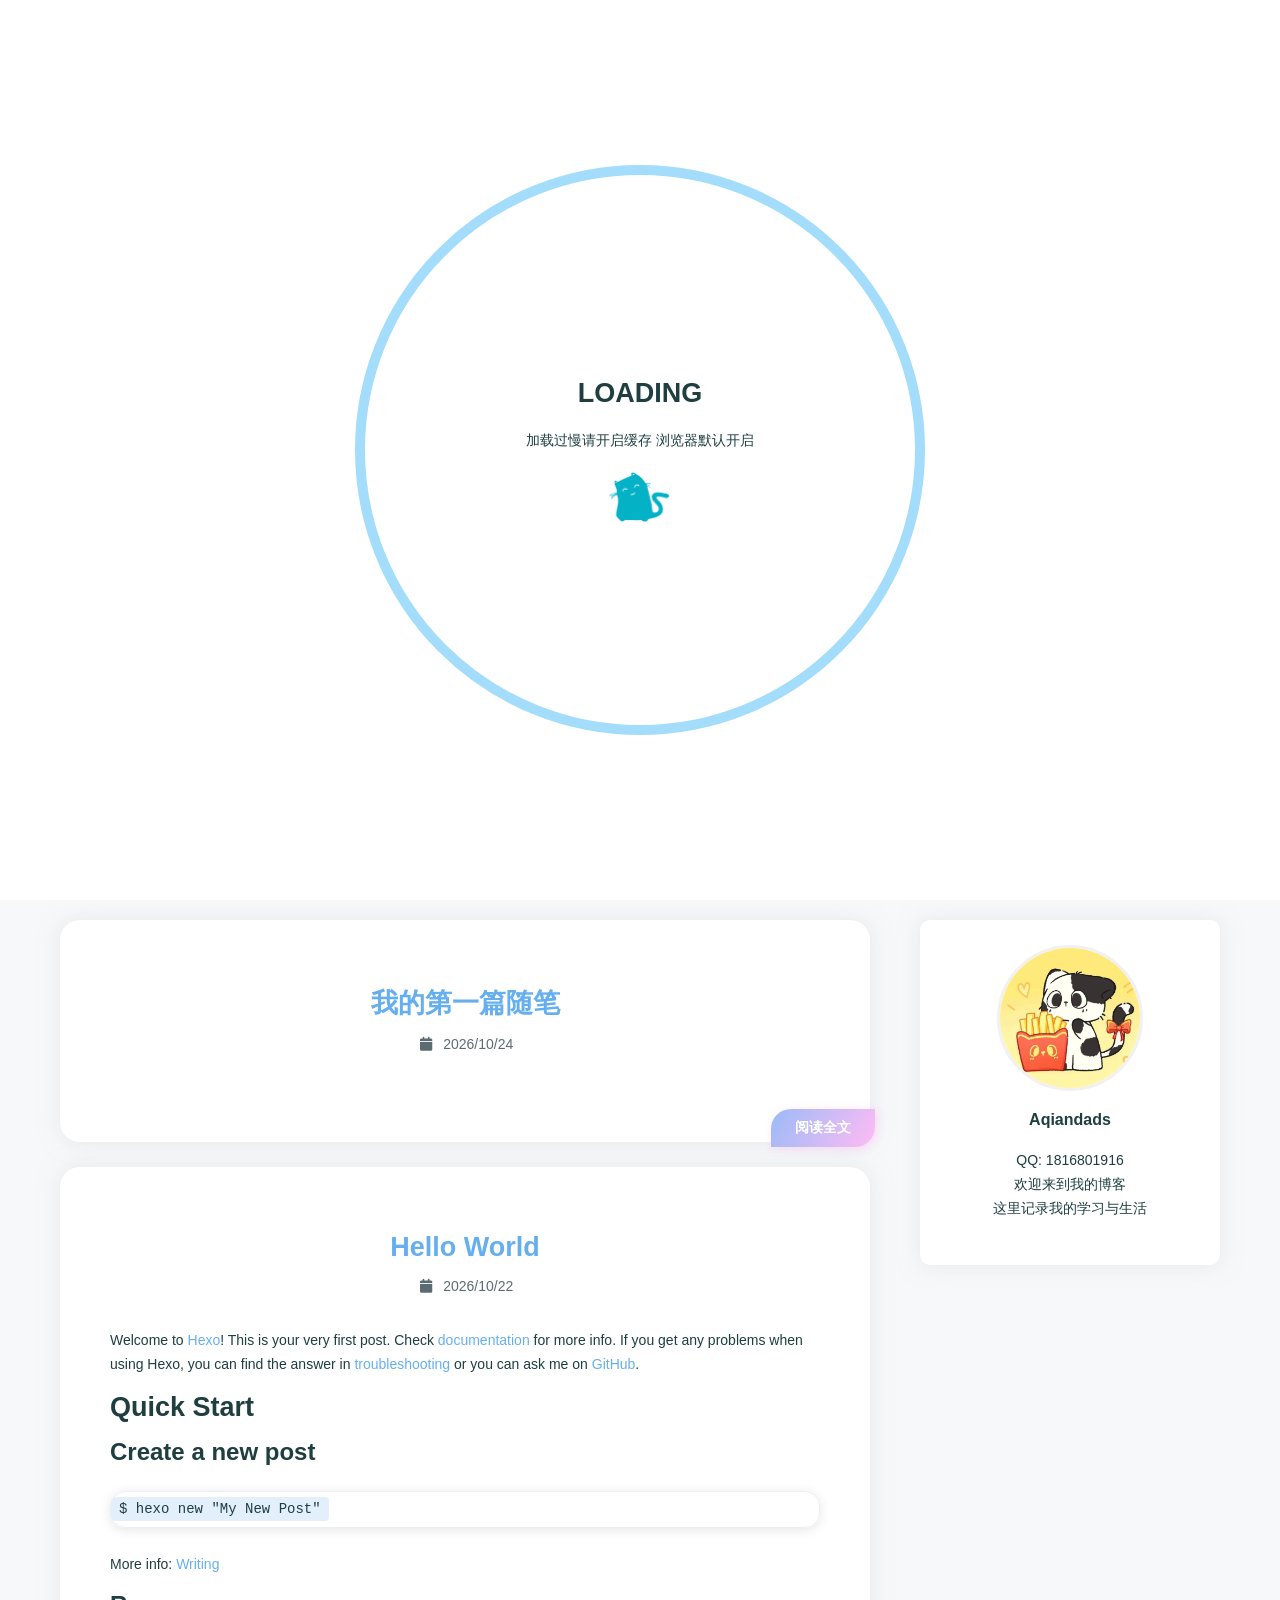
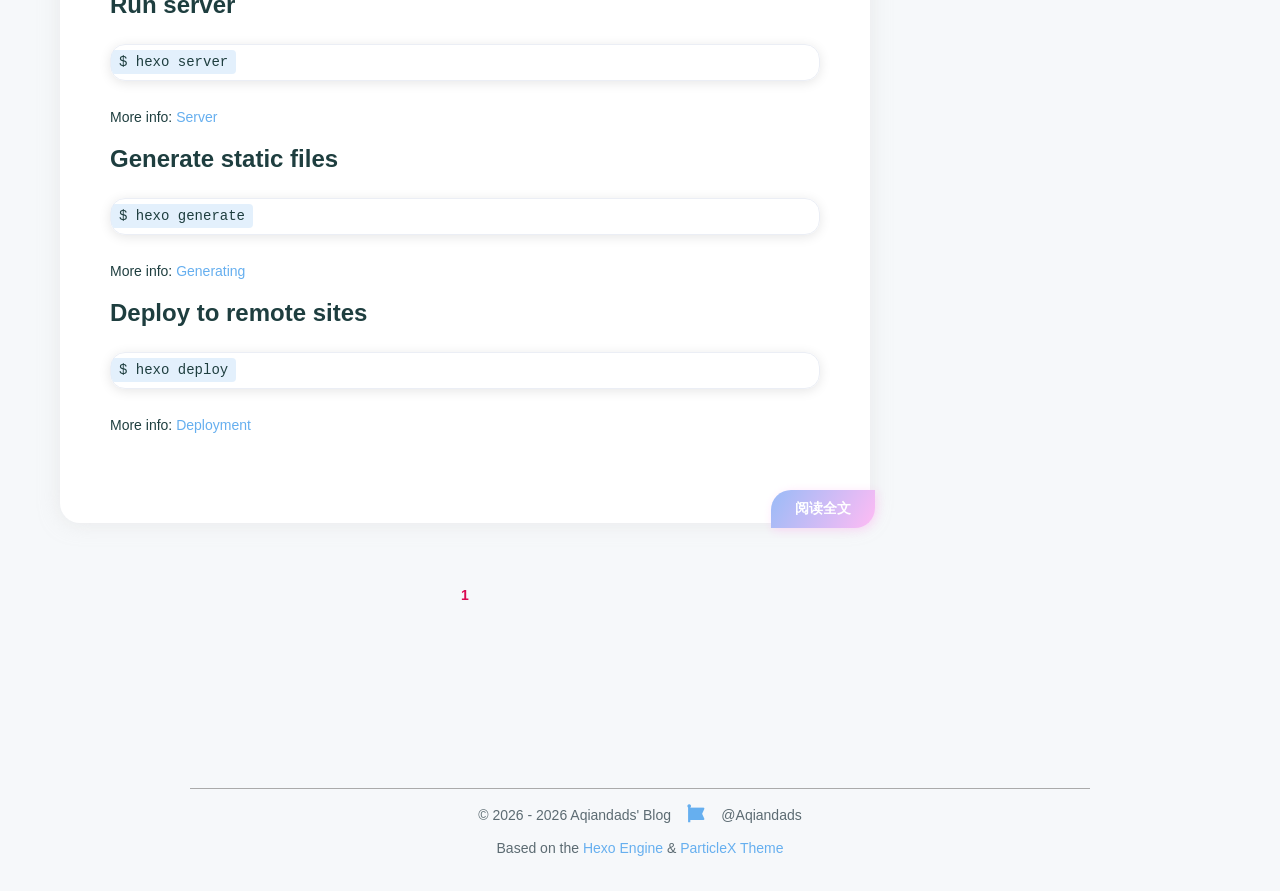
<file: index.html>
<!DOCTYPE html>
<html lang="zh-CN">
<head>
    <meta charset="utf-8" />
    <title>Aqiandads&#39; Blog</title>
    <meta name="author" content="Aqiandads" />
    <meta name="description" content="" />
    <meta name="keywords" content="" />
    <meta
        name="viewport"
        content="width=device-width, initial-scale=1.0, maximum-scale=1.0, user-scalable=0"
    />
    <link rel="icon" href="/images/aqiandads.jpg" />
    <link rel="preconnect" href="https://s4.zstatic.net" />
<script src="https://s4.zstatic.net/ajax/libs/vue/3.3.7/vue.global.prod.min.js"></script>
<link rel="stylesheet" href="https://s4.zstatic.net/ajax/libs/font-awesome/6.4.2/css/all.min.css" />
<link rel="preconnect" href="https://fonts.googleapis.cn" />
<link rel="preconnect" href="https://fonts.gstatic.cn" crossorigin />
<link
    rel="stylesheet"
    href="https://fonts.googleapis.cn/css2?family=Fira+Code:wght@400;500;600;700&family=Lexend:wght@400;500;600;700;800;900&family=Noto+Sans+SC:wght@400;500;600;700;800;900&display=swap"
/>
<script> const mixins = {}; </script>

<script src="https://polyfill.alicdn.com/v3/polyfill.min.js?features=default"></script>


<script src="https://s4.zstatic.net/ajax/libs/highlight.js/11.9.0/highlight.min.js"></script>
<script src="https://s4.zstatic.net/ajax/libs/highlightjs-line-numbers.js/2.8.0/highlightjs-line-numbers.min.js"></script>
<link
    rel="stylesheet"
    href="https://s4.zstatic.net/ajax/libs/highlight.js/11.9.0/styles/github.min.css"
/>
<script src="/js/lib/highlight.js"></script>



<script src="/js/lib/preview.js"></script>





<script src="/js/lib/home.js"></script>

<link rel="stylesheet" href="/css/main.css" />

<meta name="generator" content="Hexo 8.1.2"></head>
<body>
    <div id="layout">
        <transition name="fade">
            <div id="loading" v-show="loading">
                <div id="loading-circle">
                    <h2>LOADING</h2>
                    <p>加载过慢请开启缓存 浏览器默认开启</p>
                    <img src="/images/loading.gif" />
                </div>
            </div>
        </transition>
        <div id="menu" :class="{ hidden: hiddenMenu, 'menu-color': menuColor}">
    <nav id="desktop-menu">
        <a class="title" href="/">
            <span>AQIANDADS&#39; BLOG</span>
        </a>
        
        <a href="/">
            <i class="fa-solid fa-house fa-fw"></i>
            <span>&ensp;首页</span>
        </a>
        
        <a href="/about">
            <i class="fa-solid fa-id-card fa-fw"></i>
            <span>&ensp;关于</span>
        </a>
        
        <a href="/archives">
            <i class="fa-solid fa-box-archive fa-fw"></i>
            <span>&ensp;归档</span>
        </a>
        
        <a href="/categories">
            <i class="fa-solid fa-bookmark fa-fw"></i>
            <span>&ensp;分类</span>
        </a>
        
        <a href="/tags">
            <i class="fa-solid fa-tags fa-fw"></i>
            <span>&ensp;标签</span>
        </a>
        
    </nav>
    <nav id="mobile-menu">
        <div class="title" @click="showMenuItems = !showMenuItems">
            <i class="fa-solid fa-bars fa-fw"></i>
            <span>&emsp;AQIANDADS&#39; BLOG</span>
        </div>
        <transition name="slide">
            <div class="items" v-show="showMenuItems">
                
                <a href="/">
                    <div class="item">
                        <div style="min-width: 20px; max-width: 50px; width: 10%">
                            <i class="fa-solid fa-house fa-fw"></i>
                        </div>
                        <div style="min-width: 100px; max-width: 150%; width: 20%">首页</div>
                    </div>
                </a>
                
                <a href="/about">
                    <div class="item">
                        <div style="min-width: 20px; max-width: 50px; width: 10%">
                            <i class="fa-solid fa-id-card fa-fw"></i>
                        </div>
                        <div style="min-width: 100px; max-width: 150%; width: 20%">关于</div>
                    </div>
                </a>
                
                <a href="/archives">
                    <div class="item">
                        <div style="min-width: 20px; max-width: 50px; width: 10%">
                            <i class="fa-solid fa-box-archive fa-fw"></i>
                        </div>
                        <div style="min-width: 100px; max-width: 150%; width: 20%">归档</div>
                    </div>
                </a>
                
                <a href="/categories">
                    <div class="item">
                        <div style="min-width: 20px; max-width: 50px; width: 10%">
                            <i class="fa-solid fa-bookmark fa-fw"></i>
                        </div>
                        <div style="min-width: 100px; max-width: 150%; width: 20%">分类</div>
                    </div>
                </a>
                
                <a href="/tags">
                    <div class="item">
                        <div style="min-width: 20px; max-width: 50px; width: 10%">
                            <i class="fa-solid fa-tags fa-fw"></i>
                        </div>
                        <div style="min-width: 100px; max-width: 150%; width: 20%">标签</div>
                    </div>
                </a>
                
            </div>
        </transition>
    </nav>
</div>
<transition name="fade">
    <div id="menu-curtain" @click="showMenuItems = !showMenuItems" v-show="showMenuItems"></div>
</transition>

        <div id="main" :class="loading ? 'into-enter-from': 'into-enter-active'">
            <div id="home-head">
    <div
        id="home-background"
        ref="homeBackground"
        data-images="/images/background.jpg,/images/aqiandadsBackground.jpg"
    ></div>
    <div id="home-info" @click="homeClick">
        <span class="loop"></span>
        <span class="loop"></span>
        <span class="loop"></span>
        <span class="loop"></span>
        <span class="info">
            <div class="wrap">
                <h1>Aqiandads&#39; Blog</h1>
                <h3></h3>
                <h5></h5>
            </div>
        </span>
    </div>
</div>
<div
    id="home-posts-wrap"
    ref="homePostsWrap"
    true
>
    <div id="home-posts">
        

<div class="post">
    <a href="/2026/10/24/%E6%88%91%E7%9A%84%E7%AC%AC%E4%B8%80%E7%AF%87%E9%9A%8F%E7%AC%94/">
        <h2 class="post-title">我的第一篇随笔</h2>
    </a>
    <div class="category-and-date">
        
        <span class="date">
            <span class="icon">
                <i class="fa-solid fa-calendar fa-fw"></i>
            </span>
            2026/10/24
        </span>
        
        
    </div>
    <div class="description">
        <div class="content" v-pre>
            
            
            
        </div>
    </div>
    <div class="post-tags">
        
        
        
    </div>
    <a href="/2026/10/24/%E6%88%91%E7%9A%84%E7%AC%AC%E4%B8%80%E7%AF%87%E9%9A%8F%E7%AC%94/" class="go-post">阅读全文</a>
</div>

<div class="post">
    <a href="/2026/10/22/hello-world/">
        <h2 class="post-title">Hello World</h2>
    </a>
    <div class="category-and-date">
        
        <span class="date">
            <span class="icon">
                <i class="fa-solid fa-calendar fa-fw"></i>
            </span>
            2026/10/22
        </span>
        
        
    </div>
    <div class="description">
        <div class="content" v-pre>
            
            <p>Welcome to <a target="_blank" rel="noopener" href="https://hexo.io/">Hexo</a>! This is your very first post. Check <a target="_blank" rel="noopener" href="https://hexo.io/docs/">documentation</a> for more info. If you get any problems when using Hexo, you can find the answer in <a target="_blank" rel="noopener" href="https://hexo.io/docs/troubleshooting.html">troubleshooting</a> or you can ask me on <a target="_blank" rel="noopener" href="https://github.com/hexojs/hexo/issues">GitHub</a>.</p>
<h2 id="Quick-Start"><a href="#Quick-Start" class="headerlink" title="Quick Start"></a>Quick Start</h2><h3 id="Create-a-new-post"><a href="#Create-a-new-post" class="headerlink" title="Create a new post"></a>Create a new post</h3><pre><code class="language-bash">$ hexo new &quot;My New Post&quot;
</code></pre>
<p>More info: <a target="_blank" rel="noopener" href="https://hexo.io/docs/writing.html">Writing</a></p>
<h3 id="Run-server"><a href="#Run-server" class="headerlink" title="Run server"></a>Run server</h3><pre><code class="language-bash">$ hexo server
</code></pre>
<p>More info: <a target="_blank" rel="noopener" href="https://hexo.io/docs/server.html">Server</a></p>
<h3 id="Generate-static-files"><a href="#Generate-static-files" class="headerlink" title="Generate static files"></a>Generate static files</h3><pre><code class="language-bash">$ hexo generate
</code></pre>
<p>More info: <a target="_blank" rel="noopener" href="https://hexo.io/docs/generating.html">Generating</a></p>
<h3 id="Deploy-to-remote-sites"><a href="#Deploy-to-remote-sites" class="headerlink" title="Deploy to remote sites"></a>Deploy to remote sites</h3><pre><code class="language-bash">$ hexo deploy
</code></pre>
<p>More info: <a target="_blank" rel="noopener" href="https://hexo.io/docs/one-command-deployment.html">Deployment</a></p>

            
        </div>
    </div>
    <div class="post-tags">
        
        
        
    </div>
    <a href="/2026/10/22/hello-world/" class="go-post">阅读全文</a>
</div>


        <div class="page-current">
    
    <span class="current">1</span>
    
    
    
    
</div>

    </div>
    
    <div id="home-card">
        <div id="card-style">
    <div id="card-div">
        <div class="avatar">
            <img src="/images/aqiandads.jpg" alt="avatar" />
        </div>
        <div class="name">Aqiandads</div>
        <div class="description">
            <p>QQ: 1816801916<br>欢迎来到我的博客<br>这里记录我的学习与生活</p>

        </div>
        
        
    </div>
</div>

    </div>
    
</div>

            <footer id="footer">
    <div id="footer-wrap">
        <div>
            &copy;
            2026 - 2026 Aqiandads&#39; Blog
            <span id="footer-icon">
                <i class="fa-solid fa-font-awesome fa-fw"></i>
            </span>
            &commat;Aqiandads
        </div>
        <div>
            Based on the <a target="_blank" rel="noopener" href="https://hexo.io">Hexo Engine</a> &amp;
            <a target="_blank" rel="noopener" href="https://github.com/theme-particlex/hexo-theme-particlex">ParticleX Theme</a>
        </div>
        
    </div>
</footer>

        </div>
        
        <transition name="fade">
            <div id="preview" ref="preview" v-show="previewShow">
                <img id="preview-content" ref="previewContent" />
            </div>
        </transition>
        
    </div>
    <script>
        // 兜底：外部 CDN 拉不到时（Vue 没挂载），最多等 3.5 秒就把遮罩都摘掉，保证至少能看到内容
        setTimeout(function () {
            if (window.Vue) return; // Vue 正常加载时交给主题自己处理
            var loading = document.getElementById("loading");
            if (loading && loading.parentNode) loading.parentNode.removeChild(loading);
            var preview = document.getElementById("preview");
            if (preview) preview.style.display = "none";
            var items = document.querySelector("#mobile-menu .items");
            if (items) items.style.display = "none";
            var main = document.getElementById("main");
            if (main) main.classList.add("into-enter-active");
        }, 3500);
    </script>
    <script src="/js/main.js"></script>
    
</body>
</html>
</file>
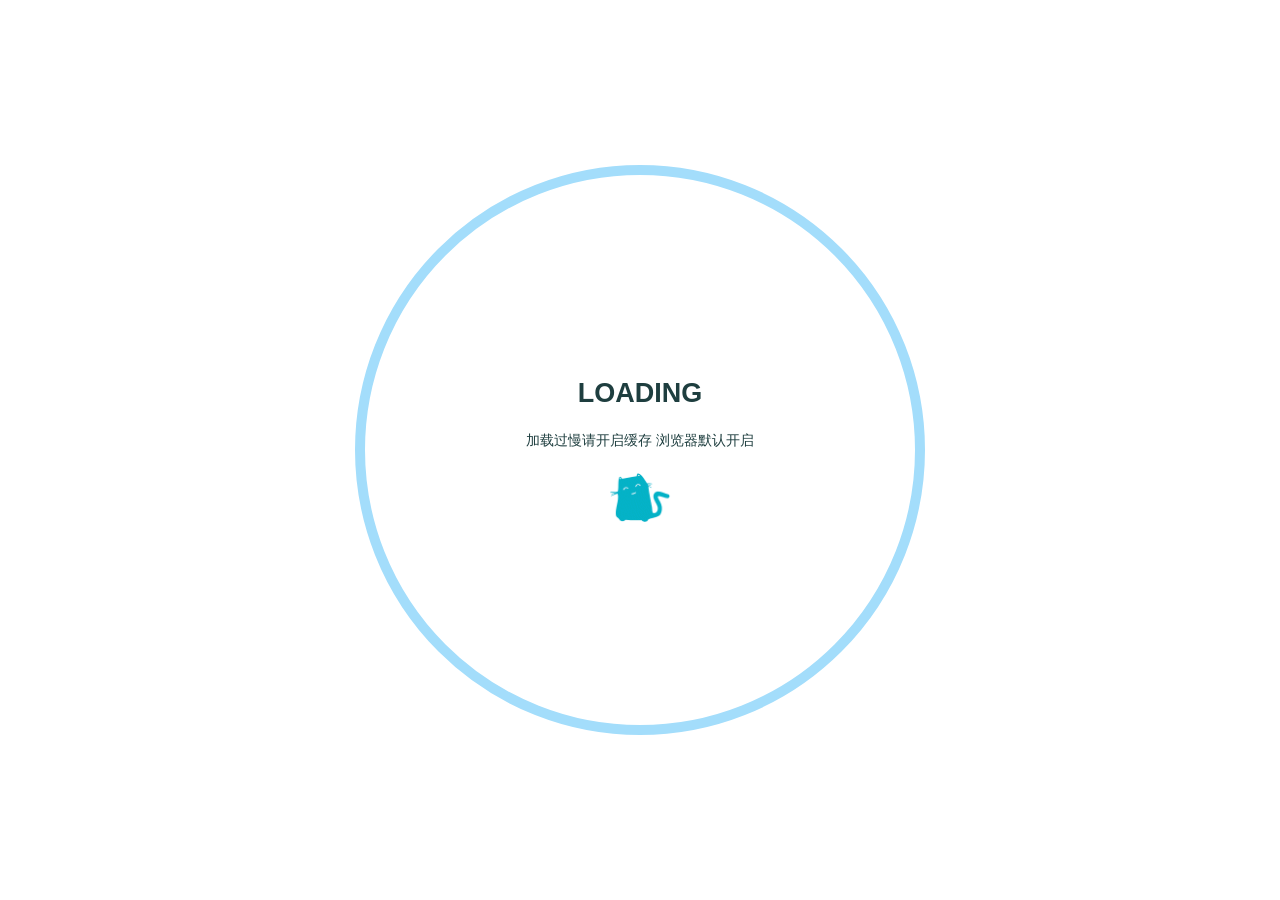
<file: about/index.html>
<!DOCTYPE html>
<html lang="zh-CN">
<head>
    <meta charset="utf-8" />
    <title>About | Aqiandads&#39; Blog</title>
    <meta name="author" content="Aqiandads" />
    <meta name="description" content="" />
    <meta name="keywords" content="" />
    <meta
        name="viewport"
        content="width=device-width, initial-scale=1.0, maximum-scale=1.0, user-scalable=0"
    />
    <link rel="icon" href="/images/aqiandads.jpg" />
    <link rel="preconnect" href="https://s4.zstatic.net" />
<script src="https://s4.zstatic.net/ajax/libs/vue/3.3.7/vue.global.prod.min.js"></script>
<link rel="stylesheet" href="https://s4.zstatic.net/ajax/libs/font-awesome/6.4.2/css/all.min.css" />
<link rel="preconnect" href="https://fonts.googleapis.cn" />
<link rel="preconnect" href="https://fonts.gstatic.cn" crossorigin />
<link
    rel="stylesheet"
    href="https://fonts.googleapis.cn/css2?family=Fira+Code:wght@400;500;600;700&family=Lexend:wght@400;500;600;700;800;900&family=Noto+Sans+SC:wght@400;500;600;700;800;900&display=swap"
/>
<script> const mixins = {}; </script>

<script src="https://polyfill.alicdn.com/v3/polyfill.min.js?features=default"></script>


<script src="https://s4.zstatic.net/ajax/libs/highlight.js/11.9.0/highlight.min.js"></script>
<script src="https://s4.zstatic.net/ajax/libs/highlightjs-line-numbers.js/2.8.0/highlightjs-line-numbers.min.js"></script>
<link
    rel="stylesheet"
    href="https://s4.zstatic.net/ajax/libs/highlight.js/11.9.0/styles/github.min.css"
/>
<script src="/js/lib/highlight.js"></script>



<script src="/js/lib/preview.js"></script>









<link rel="stylesheet" href="/css/main.css" />

<meta name="generator" content="Hexo 8.1.2"></head>
<body>
    <div id="layout">
        <transition name="fade">
            <div id="loading" v-show="loading">
                <div id="loading-circle">
                    <h2>LOADING</h2>
                    <p>加载过慢请开启缓存 浏览器默认开启</p>
                    <img src="/images/loading.gif" />
                </div>
            </div>
        </transition>
        <div id="menu" :class="{ hidden: hiddenMenu, 'menu-color': menuColor}">
    <nav id="desktop-menu">
        <a class="title" href="/">
            <span>AQIANDADS&#39; BLOG</span>
        </a>
        
        <a href="/">
            <i class="fa-solid fa-house fa-fw"></i>
            <span>&ensp;首页</span>
        </a>
        
        <a href="/about">
            <i class="fa-solid fa-id-card fa-fw"></i>
            <span>&ensp;关于</span>
        </a>
        
        <a href="/archives">
            <i class="fa-solid fa-box-archive fa-fw"></i>
            <span>&ensp;归档</span>
        </a>
        
        <a href="/categories">
            <i class="fa-solid fa-bookmark fa-fw"></i>
            <span>&ensp;分类</span>
        </a>
        
        <a href="/tags">
            <i class="fa-solid fa-tags fa-fw"></i>
            <span>&ensp;标签</span>
        </a>
        
    </nav>
    <nav id="mobile-menu">
        <div class="title" @click="showMenuItems = !showMenuItems">
            <i class="fa-solid fa-bars fa-fw"></i>
            <span>&emsp;AQIANDADS&#39; BLOG</span>
        </div>
        <transition name="slide">
            <div class="items" v-show="showMenuItems">
                
                <a href="/">
                    <div class="item">
                        <div style="min-width: 20px; max-width: 50px; width: 10%">
                            <i class="fa-solid fa-house fa-fw"></i>
                        </div>
                        <div style="min-width: 100px; max-width: 150%; width: 20%">首页</div>
                    </div>
                </a>
                
                <a href="/about">
                    <div class="item">
                        <div style="min-width: 20px; max-width: 50px; width: 10%">
                            <i class="fa-solid fa-id-card fa-fw"></i>
                        </div>
                        <div style="min-width: 100px; max-width: 150%; width: 20%">关于</div>
                    </div>
                </a>
                
                <a href="/archives">
                    <div class="item">
                        <div style="min-width: 20px; max-width: 50px; width: 10%">
                            <i class="fa-solid fa-box-archive fa-fw"></i>
                        </div>
                        <div style="min-width: 100px; max-width: 150%; width: 20%">归档</div>
                    </div>
                </a>
                
                <a href="/categories">
                    <div class="item">
                        <div style="min-width: 20px; max-width: 50px; width: 10%">
                            <i class="fa-solid fa-bookmark fa-fw"></i>
                        </div>
                        <div style="min-width: 100px; max-width: 150%; width: 20%">分类</div>
                    </div>
                </a>
                
                <a href="/tags">
                    <div class="item">
                        <div style="min-width: 20px; max-width: 50px; width: 10%">
                            <i class="fa-solid fa-tags fa-fw"></i>
                        </div>
                        <div style="min-width: 100px; max-width: 150%; width: 20%">标签</div>
                    </div>
                </a>
                
            </div>
        </transition>
    </nav>
</div>
<transition name="fade">
    <div id="menu-curtain" @click="showMenuItems = !showMenuItems" v-show="showMenuItems"></div>
</transition>

        <div id="main" :class="loading ? 'into-enter-from': 'into-enter-active'">
            <div class="article">
    <div>
        <h1>About</h1>
    </div>
    <div class="info">
        <span class="date">
            <span class="icon">
                <i class="fa-solid fa-calendar fa-fw"></i>
            </span>
            2026/10/24
        </span>
        
        
    </div>
    
    <div class="content" v-pre>
        <p>你好，这是aqiandads的个人博客。这里记录我的学习与生活。</p>

    </div>
    
    
    
    
    
    
    
</div>

            <footer id="footer">
    <div id="footer-wrap">
        <div>
            &copy;
            2026 - 2026 Aqiandads&#39; Blog
            <span id="footer-icon">
                <i class="fa-solid fa-font-awesome fa-fw"></i>
            </span>
            &commat;Aqiandads
        </div>
        <div>
            Based on the <a target="_blank" rel="noopener" href="https://hexo.io">Hexo Engine</a> &amp;
            <a target="_blank" rel="noopener" href="https://github.com/theme-particlex/hexo-theme-particlex">ParticleX Theme</a>
        </div>
        
    </div>
</footer>

        </div>
        
        <transition name="fade">
            <div id="preview" ref="preview" v-show="previewShow">
                <img id="preview-content" ref="previewContent" />
            </div>
        </transition>
        
    </div>
    <script>
        // 兜底：外部 CDN 拉不到时（Vue 没挂载），最多等 3.5 秒就把遮罩都摘掉，保证至少能看到内容
        setTimeout(function () {
            if (window.Vue) return; // Vue 正常加载时交给主题自己处理
            var loading = document.getElementById("loading");
            if (loading && loading.parentNode) loading.parentNode.removeChild(loading);
            var preview = document.getElementById("preview");
            if (preview) preview.style.display = "none";
            var items = document.querySelector("#mobile-menu .items");
            if (items) items.style.display = "none";
            var main = document.getElementById("main");
            if (main) main.classList.add("into-enter-active");
        }, 3500);
    </script>
    <script src="/js/main.js"></script>
    
    




    
</body>
</html>
</file>
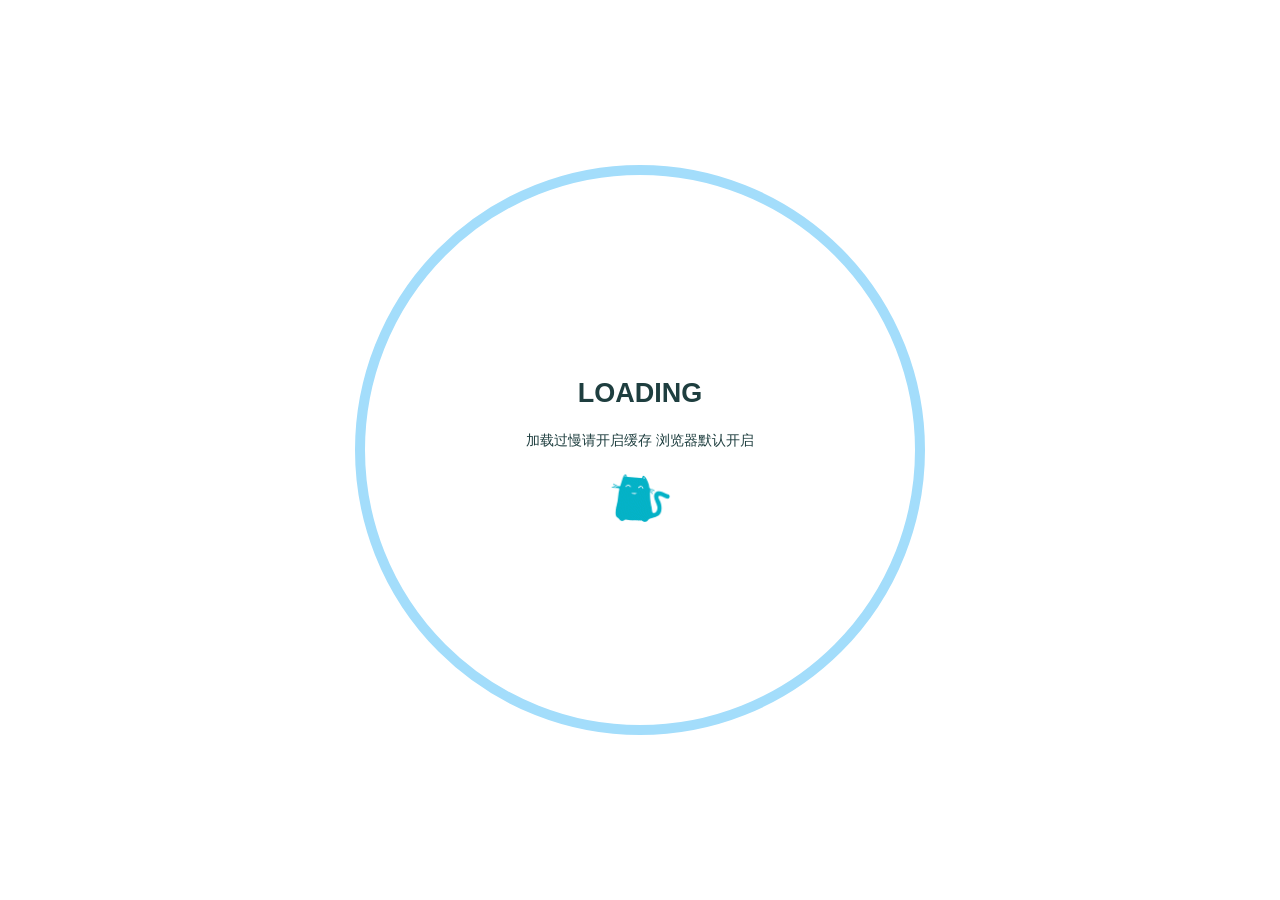
<file: archives/index.html>
<!DOCTYPE html>
<html lang="zh-CN">
<head>
    <meta charset="utf-8" />
    <title>Archives | Aqiandads&#39; Blog</title>
    <meta name="author" content="Aqiandads" />
    <meta name="description" content="" />
    <meta name="keywords" content="" />
    <meta
        name="viewport"
        content="width=device-width, initial-scale=1.0, maximum-scale=1.0, user-scalable=0"
    />
    <link rel="icon" href="/images/aqiandads.jpg" />
    <link rel="preconnect" href="https://s4.zstatic.net" />
<script src="https://s4.zstatic.net/ajax/libs/vue/3.3.7/vue.global.prod.min.js"></script>
<link rel="stylesheet" href="https://s4.zstatic.net/ajax/libs/font-awesome/6.4.2/css/all.min.css" />
<link rel="preconnect" href="https://fonts.googleapis.cn" />
<link rel="preconnect" href="https://fonts.gstatic.cn" crossorigin />
<link
    rel="stylesheet"
    href="https://fonts.googleapis.cn/css2?family=Fira+Code:wght@400;500;600;700&family=Lexend:wght@400;500;600;700;800;900&family=Noto+Sans+SC:wght@400;500;600;700;800;900&display=swap"
/>
<script> const mixins = {}; </script>

<script src="https://polyfill.alicdn.com/v3/polyfill.min.js?features=default"></script>


<script src="https://s4.zstatic.net/ajax/libs/highlight.js/11.9.0/highlight.min.js"></script>
<script src="https://s4.zstatic.net/ajax/libs/highlightjs-line-numbers.js/2.8.0/highlightjs-line-numbers.min.js"></script>
<link
    rel="stylesheet"
    href="https://s4.zstatic.net/ajax/libs/highlight.js/11.9.0/styles/github.min.css"
/>
<script src="/js/lib/highlight.js"></script>



<script src="/js/lib/preview.js"></script>





<link rel="stylesheet" href="/css/main.css" />

<meta name="generator" content="Hexo 8.1.2"></head>
<body>
    <div id="layout">
        <transition name="fade">
            <div id="loading" v-show="loading">
                <div id="loading-circle">
                    <h2>LOADING</h2>
                    <p>加载过慢请开启缓存 浏览器默认开启</p>
                    <img src="/images/loading.gif" />
                </div>
            </div>
        </transition>
        <div id="menu" :class="{ hidden: hiddenMenu, 'menu-color': menuColor}">
    <nav id="desktop-menu">
        <a class="title" href="/">
            <span>AQIANDADS&#39; BLOG</span>
        </a>
        
        <a href="/">
            <i class="fa-solid fa-house fa-fw"></i>
            <span>&ensp;首页</span>
        </a>
        
        <a href="/about">
            <i class="fa-solid fa-id-card fa-fw"></i>
            <span>&ensp;关于</span>
        </a>
        
        <a href="/archives">
            <i class="fa-solid fa-box-archive fa-fw"></i>
            <span>&ensp;归档</span>
        </a>
        
        <a href="/categories">
            <i class="fa-solid fa-bookmark fa-fw"></i>
            <span>&ensp;分类</span>
        </a>
        
        <a href="/tags">
            <i class="fa-solid fa-tags fa-fw"></i>
            <span>&ensp;标签</span>
        </a>
        
    </nav>
    <nav id="mobile-menu">
        <div class="title" @click="showMenuItems = !showMenuItems">
            <i class="fa-solid fa-bars fa-fw"></i>
            <span>&emsp;AQIANDADS&#39; BLOG</span>
        </div>
        <transition name="slide">
            <div class="items" v-show="showMenuItems">
                
                <a href="/">
                    <div class="item">
                        <div style="min-width: 20px; max-width: 50px; width: 10%">
                            <i class="fa-solid fa-house fa-fw"></i>
                        </div>
                        <div style="min-width: 100px; max-width: 150%; width: 20%">首页</div>
                    </div>
                </a>
                
                <a href="/about">
                    <div class="item">
                        <div style="min-width: 20px; max-width: 50px; width: 10%">
                            <i class="fa-solid fa-id-card fa-fw"></i>
                        </div>
                        <div style="min-width: 100px; max-width: 150%; width: 20%">关于</div>
                    </div>
                </a>
                
                <a href="/archives">
                    <div class="item">
                        <div style="min-width: 20px; max-width: 50px; width: 10%">
                            <i class="fa-solid fa-box-archive fa-fw"></i>
                        </div>
                        <div style="min-width: 100px; max-width: 150%; width: 20%">归档</div>
                    </div>
                </a>
                
                <a href="/categories">
                    <div class="item">
                        <div style="min-width: 20px; max-width: 50px; width: 10%">
                            <i class="fa-solid fa-bookmark fa-fw"></i>
                        </div>
                        <div style="min-width: 100px; max-width: 150%; width: 20%">分类</div>
                    </div>
                </a>
                
                <a href="/tags">
                    <div class="item">
                        <div style="min-width: 20px; max-width: 50px; width: 10%">
                            <i class="fa-solid fa-tags fa-fw"></i>
                        </div>
                        <div style="min-width: 100px; max-width: 150%; width: 20%">标签</div>
                    </div>
                </a>
                
            </div>
        </transition>
    </nav>
</div>
<transition name="fade">
    <div id="menu-curtain" @click="showMenuItems = !showMenuItems" v-show="showMenuItems"></div>
</transition>

        <div id="main" :class="loading ? 'into-enter-from': 'into-enter-active'">
            
<div id="archives">
    
    <div id="timeline-wrap" ref="timeline">
        
        <div class="timeline" data-title="helloworld">
            <div class="timeline-tail"></div>
            <div class="timeline-content">
                <div class="item-time">2026/10/22</div>
                <a href="/2026/10/22/hello-world/">
                    <h3>Hello World</h3>
                </a>
                <div class="info">
                    
                    
                </div>
            </div>
        </div>
        
        <div class="timeline" data-title="我的第一篇随笔">
            <div class="timeline-tail"></div>
            <div class="timeline-content">
                <div class="item-time">2026/10/24</div>
                <a href="/2026/10/24/%E6%88%91%E7%9A%84%E7%AC%AC%E4%B8%80%E7%AF%87%E9%9A%8F%E7%AC%94/">
                    <h3>我的第一篇随笔</h3>
                </a>
                <div class="info">
                    
                    
                </div>
            </div>
        </div>
        
    </div>
</div>

            <footer id="footer">
    <div id="footer-wrap">
        <div>
            &copy;
            2026 - 2026 Aqiandads&#39; Blog
            <span id="footer-icon">
                <i class="fa-solid fa-font-awesome fa-fw"></i>
            </span>
            &commat;Aqiandads
        </div>
        <div>
            Based on the <a target="_blank" rel="noopener" href="https://hexo.io">Hexo Engine</a> &amp;
            <a target="_blank" rel="noopener" href="https://github.com/theme-particlex/hexo-theme-particlex">ParticleX Theme</a>
        </div>
        
    </div>
</footer>

        </div>
        
        <transition name="fade">
            <div id="preview" ref="preview" v-show="previewShow">
                <img id="preview-content" ref="previewContent" />
            </div>
        </transition>
        
    </div>
    <script>
        // 兜底：外部 CDN 拉不到时（Vue 没挂载），最多等 3.5 秒就把遮罩都摘掉，保证至少能看到内容
        setTimeout(function () {
            if (window.Vue) return; // Vue 正常加载时交给主题自己处理
            var loading = document.getElementById("loading");
            if (loading && loading.parentNode) loading.parentNode.removeChild(loading);
            var preview = document.getElementById("preview");
            if (preview) preview.style.display = "none";
            var items = document.querySelector("#mobile-menu .items");
            if (items) items.style.display = "none";
            var main = document.getElementById("main");
            if (main) main.classList.add("into-enter-active");
        }, 3500);
    </script>
    <script src="/js/main.js"></script>
    
</body>
</html>
</file>
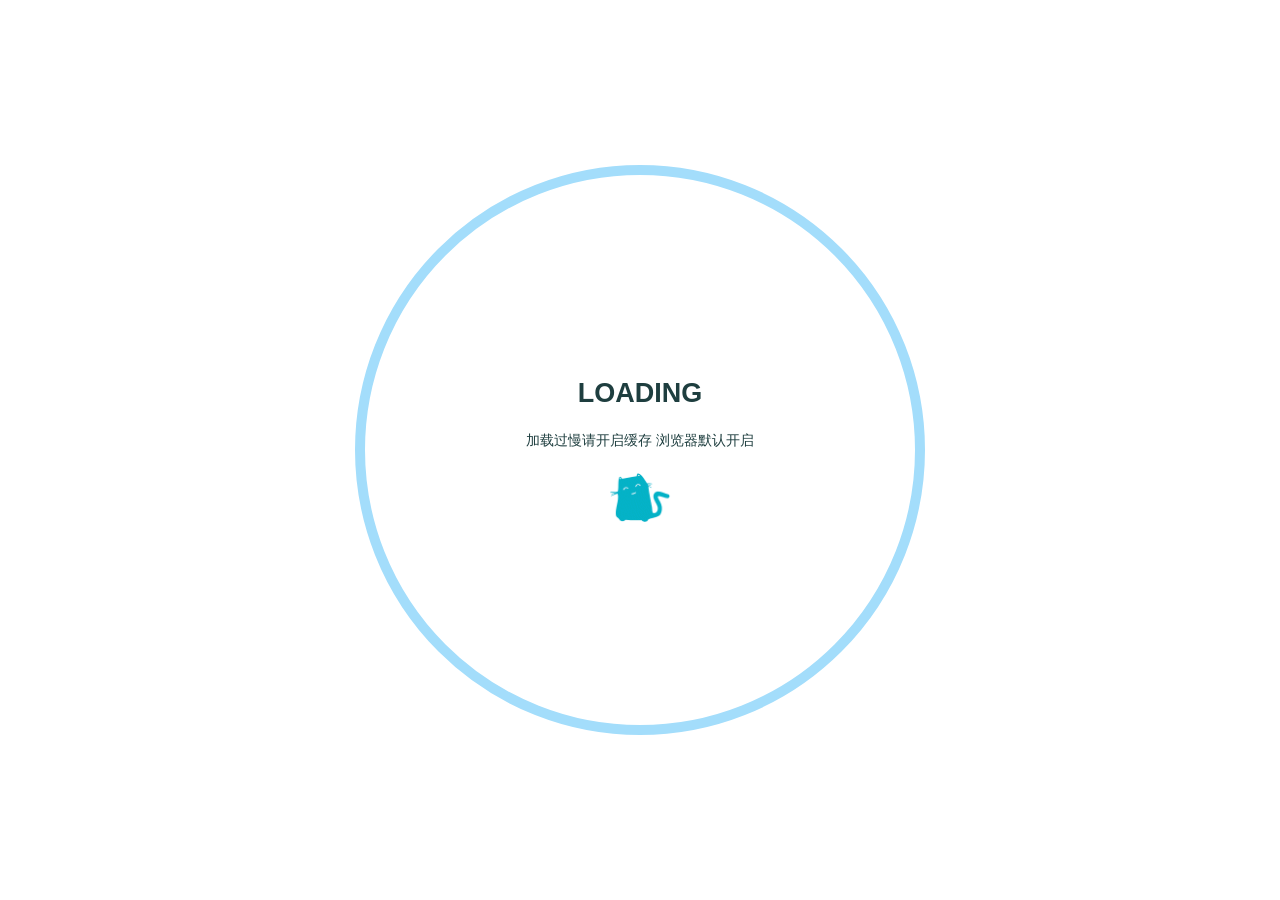
<file: categories/index.html>
<!DOCTYPE html>
<html lang="zh-CN">
<head>
    <meta charset="utf-8" />
    <title>Categories | Aqiandads&#39; Blog</title>
    <meta name="author" content="Aqiandads" />
    <meta name="description" content="" />
    <meta name="keywords" content="" />
    <meta
        name="viewport"
        content="width=device-width, initial-scale=1.0, maximum-scale=1.0, user-scalable=0"
    />
    <link rel="icon" href="/images/aqiandads.jpg" />
    <link rel="preconnect" href="https://s4.zstatic.net" />
<script src="https://s4.zstatic.net/ajax/libs/vue/3.3.7/vue.global.prod.min.js"></script>
<link rel="stylesheet" href="https://s4.zstatic.net/ajax/libs/font-awesome/6.4.2/css/all.min.css" />
<link rel="preconnect" href="https://fonts.googleapis.cn" />
<link rel="preconnect" href="https://fonts.gstatic.cn" crossorigin />
<link
    rel="stylesheet"
    href="https://fonts.googleapis.cn/css2?family=Fira+Code:wght@400;500;600;700&family=Lexend:wght@400;500;600;700;800;900&family=Noto+Sans+SC:wght@400;500;600;700;800;900&display=swap"
/>
<script> const mixins = {}; </script>

<script src="https://polyfill.alicdn.com/v3/polyfill.min.js?features=default"></script>


<script src="https://s4.zstatic.net/ajax/libs/highlight.js/11.9.0/highlight.min.js"></script>
<script src="https://s4.zstatic.net/ajax/libs/highlightjs-line-numbers.js/2.8.0/highlightjs-line-numbers.min.js"></script>
<link
    rel="stylesheet"
    href="https://s4.zstatic.net/ajax/libs/highlight.js/11.9.0/styles/github.min.css"
/>
<script src="/js/lib/highlight.js"></script>



<script src="/js/lib/preview.js"></script>





<link rel="stylesheet" href="/css/main.css" />

<meta name="generator" content="Hexo 8.1.2"></head>
<body>
    <div id="layout">
        <transition name="fade">
            <div id="loading" v-show="loading">
                <div id="loading-circle">
                    <h2>LOADING</h2>
                    <p>加载过慢请开启缓存 浏览器默认开启</p>
                    <img src="/images/loading.gif" />
                </div>
            </div>
        </transition>
        <div id="menu" :class="{ hidden: hiddenMenu, 'menu-color': menuColor}">
    <nav id="desktop-menu">
        <a class="title" href="/">
            <span>AQIANDADS&#39; BLOG</span>
        </a>
        
        <a href="/">
            <i class="fa-solid fa-house fa-fw"></i>
            <span>&ensp;首页</span>
        </a>
        
        <a href="/about">
            <i class="fa-solid fa-id-card fa-fw"></i>
            <span>&ensp;关于</span>
        </a>
        
        <a href="/archives">
            <i class="fa-solid fa-box-archive fa-fw"></i>
            <span>&ensp;归档</span>
        </a>
        
        <a href="/categories">
            <i class="fa-solid fa-bookmark fa-fw"></i>
            <span>&ensp;分类</span>
        </a>
        
        <a href="/tags">
            <i class="fa-solid fa-tags fa-fw"></i>
            <span>&ensp;标签</span>
        </a>
        
    </nav>
    <nav id="mobile-menu">
        <div class="title" @click="showMenuItems = !showMenuItems">
            <i class="fa-solid fa-bars fa-fw"></i>
            <span>&emsp;AQIANDADS&#39; BLOG</span>
        </div>
        <transition name="slide">
            <div class="items" v-show="showMenuItems">
                
                <a href="/">
                    <div class="item">
                        <div style="min-width: 20px; max-width: 50px; width: 10%">
                            <i class="fa-solid fa-house fa-fw"></i>
                        </div>
                        <div style="min-width: 100px; max-width: 150%; width: 20%">首页</div>
                    </div>
                </a>
                
                <a href="/about">
                    <div class="item">
                        <div style="min-width: 20px; max-width: 50px; width: 10%">
                            <i class="fa-solid fa-id-card fa-fw"></i>
                        </div>
                        <div style="min-width: 100px; max-width: 150%; width: 20%">关于</div>
                    </div>
                </a>
                
                <a href="/archives">
                    <div class="item">
                        <div style="min-width: 20px; max-width: 50px; width: 10%">
                            <i class="fa-solid fa-box-archive fa-fw"></i>
                        </div>
                        <div style="min-width: 100px; max-width: 150%; width: 20%">归档</div>
                    </div>
                </a>
                
                <a href="/categories">
                    <div class="item">
                        <div style="min-width: 20px; max-width: 50px; width: 10%">
                            <i class="fa-solid fa-bookmark fa-fw"></i>
                        </div>
                        <div style="min-width: 100px; max-width: 150%; width: 20%">分类</div>
                    </div>
                </a>
                
                <a href="/tags">
                    <div class="item">
                        <div style="min-width: 20px; max-width: 50px; width: 10%">
                            <i class="fa-solid fa-tags fa-fw"></i>
                        </div>
                        <div style="min-width: 100px; max-width: 150%; width: 20%">标签</div>
                    </div>
                </a>
                
            </div>
        </transition>
    </nav>
</div>
<transition name="fade">
    <div id="menu-curtain" @click="showMenuItems = !showMenuItems" v-show="showMenuItems"></div>
</transition>

        <div id="main" :class="loading ? 'into-enter-from': 'into-enter-active'">
            <div id="archives">
    
    <div class="categories-tags">
        
        
    </div>
    
</div>

            <footer id="footer">
    <div id="footer-wrap">
        <div>
            &copy;
            2026 - 2026 Aqiandads&#39; Blog
            <span id="footer-icon">
                <i class="fa-solid fa-font-awesome fa-fw"></i>
            </span>
            &commat;Aqiandads
        </div>
        <div>
            Based on the <a target="_blank" rel="noopener" href="https://hexo.io">Hexo Engine</a> &amp;
            <a target="_blank" rel="noopener" href="https://github.com/theme-particlex/hexo-theme-particlex">ParticleX Theme</a>
        </div>
        
    </div>
</footer>

        </div>
        
        <transition name="fade">
            <div id="preview" ref="preview" v-show="previewShow">
                <img id="preview-content" ref="previewContent" />
            </div>
        </transition>
        
    </div>
    <script>
        // 兜底：外部 CDN 拉不到时（Vue 没挂载），最多等 3.5 秒就把遮罩都摘掉，保证至少能看到内容
        setTimeout(function () {
            if (window.Vue) return; // Vue 正常加载时交给主题自己处理
            var loading = document.getElementById("loading");
            if (loading && loading.parentNode) loading.parentNode.removeChild(loading);
            var preview = document.getElementById("preview");
            if (preview) preview.style.display = "none";
            var items = document.querySelector("#mobile-menu .items");
            if (items) items.style.display = "none";
            var main = document.getElementById("main");
            if (main) main.classList.add("into-enter-active");
        }, 3500);
    </script>
    <script src="/js/main.js"></script>
    
</body>
</html>
</file>
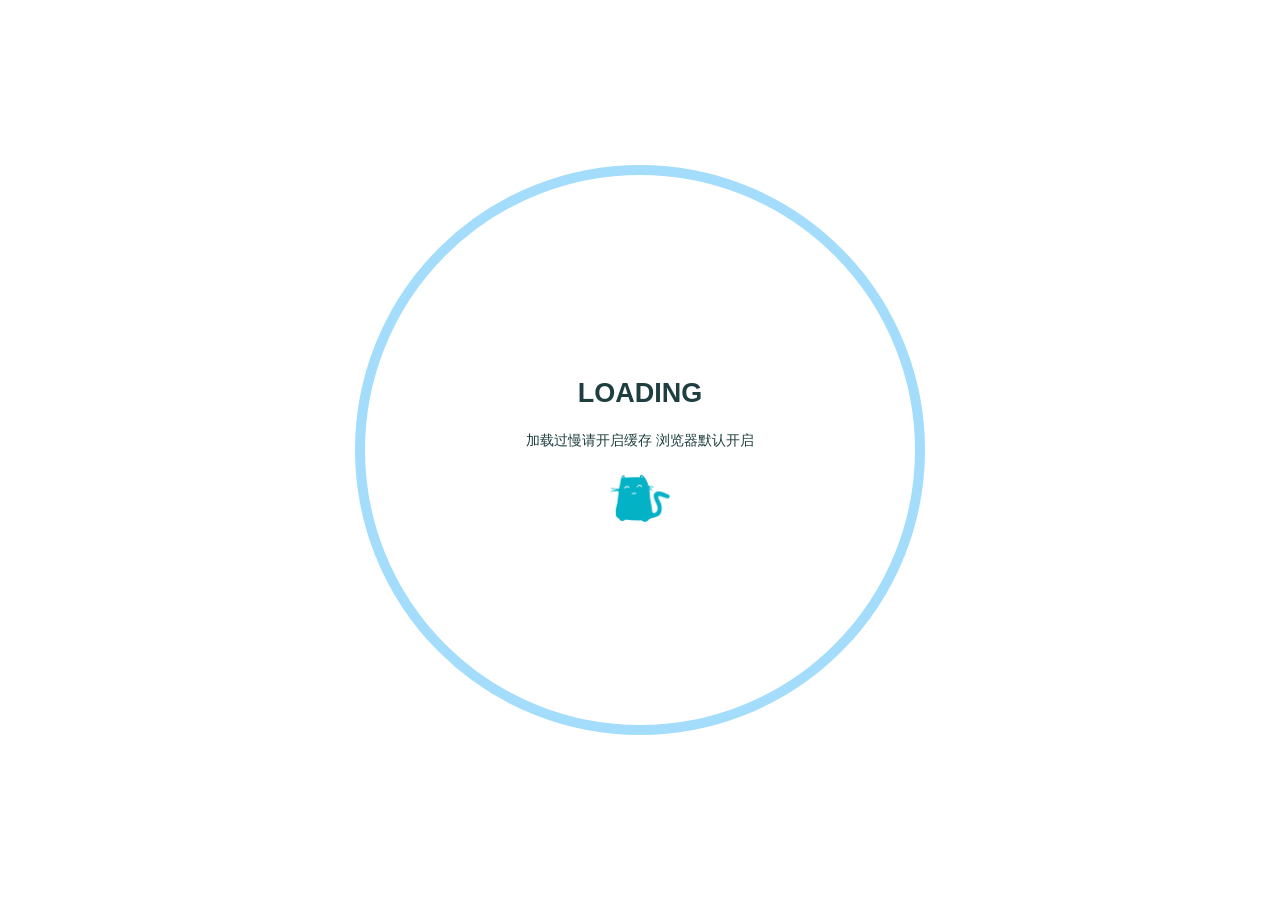
<file: tags/index.html>
<!DOCTYPE html>
<html lang="zh-CN">
<head>
    <meta charset="utf-8" />
    <title>Tags | Aqiandads&#39; Blog</title>
    <meta name="author" content="Aqiandads" />
    <meta name="description" content="" />
    <meta name="keywords" content="" />
    <meta
        name="viewport"
        content="width=device-width, initial-scale=1.0, maximum-scale=1.0, user-scalable=0"
    />
    <link rel="icon" href="/images/aqiandads.jpg" />
    <link rel="preconnect" href="https://s4.zstatic.net" />
<script src="https://s4.zstatic.net/ajax/libs/vue/3.3.7/vue.global.prod.min.js"></script>
<link rel="stylesheet" href="https://s4.zstatic.net/ajax/libs/font-awesome/6.4.2/css/all.min.css" />
<link rel="preconnect" href="https://fonts.googleapis.cn" />
<link rel="preconnect" href="https://fonts.gstatic.cn" crossorigin />
<link
    rel="stylesheet"
    href="https://fonts.googleapis.cn/css2?family=Fira+Code:wght@400;500;600;700&family=Lexend:wght@400;500;600;700;800;900&family=Noto+Sans+SC:wght@400;500;600;700;800;900&display=swap"
/>
<script> const mixins = {}; </script>

<script src="https://polyfill.alicdn.com/v3/polyfill.min.js?features=default"></script>


<script src="https://s4.zstatic.net/ajax/libs/highlight.js/11.9.0/highlight.min.js"></script>
<script src="https://s4.zstatic.net/ajax/libs/highlightjs-line-numbers.js/2.8.0/highlightjs-line-numbers.min.js"></script>
<link
    rel="stylesheet"
    href="https://s4.zstatic.net/ajax/libs/highlight.js/11.9.0/styles/github.min.css"
/>
<script src="/js/lib/highlight.js"></script>



<script src="/js/lib/preview.js"></script>





<link rel="stylesheet" href="/css/main.css" />

<meta name="generator" content="Hexo 8.1.2"></head>
<body>
    <div id="layout">
        <transition name="fade">
            <div id="loading" v-show="loading">
                <div id="loading-circle">
                    <h2>LOADING</h2>
                    <p>加载过慢请开启缓存 浏览器默认开启</p>
                    <img src="/images/loading.gif" />
                </div>
            </div>
        </transition>
        <div id="menu" :class="{ hidden: hiddenMenu, 'menu-color': menuColor}">
    <nav id="desktop-menu">
        <a class="title" href="/">
            <span>AQIANDADS&#39; BLOG</span>
        </a>
        
        <a href="/">
            <i class="fa-solid fa-house fa-fw"></i>
            <span>&ensp;首页</span>
        </a>
        
        <a href="/about">
            <i class="fa-solid fa-id-card fa-fw"></i>
            <span>&ensp;关于</span>
        </a>
        
        <a href="/archives">
            <i class="fa-solid fa-box-archive fa-fw"></i>
            <span>&ensp;归档</span>
        </a>
        
        <a href="/categories">
            <i class="fa-solid fa-bookmark fa-fw"></i>
            <span>&ensp;分类</span>
        </a>
        
        <a href="/tags">
            <i class="fa-solid fa-tags fa-fw"></i>
            <span>&ensp;标签</span>
        </a>
        
    </nav>
    <nav id="mobile-menu">
        <div class="title" @click="showMenuItems = !showMenuItems">
            <i class="fa-solid fa-bars fa-fw"></i>
            <span>&emsp;AQIANDADS&#39; BLOG</span>
        </div>
        <transition name="slide">
            <div class="items" v-show="showMenuItems">
                
                <a href="/">
                    <div class="item">
                        <div style="min-width: 20px; max-width: 50px; width: 10%">
                            <i class="fa-solid fa-house fa-fw"></i>
                        </div>
                        <div style="min-width: 100px; max-width: 150%; width: 20%">首页</div>
                    </div>
                </a>
                
                <a href="/about">
                    <div class="item">
                        <div style="min-width: 20px; max-width: 50px; width: 10%">
                            <i class="fa-solid fa-id-card fa-fw"></i>
                        </div>
                        <div style="min-width: 100px; max-width: 150%; width: 20%">关于</div>
                    </div>
                </a>
                
                <a href="/archives">
                    <div class="item">
                        <div style="min-width: 20px; max-width: 50px; width: 10%">
                            <i class="fa-solid fa-box-archive fa-fw"></i>
                        </div>
                        <div style="min-width: 100px; max-width: 150%; width: 20%">归档</div>
                    </div>
                </a>
                
                <a href="/categories">
                    <div class="item">
                        <div style="min-width: 20px; max-width: 50px; width: 10%">
                            <i class="fa-solid fa-bookmark fa-fw"></i>
                        </div>
                        <div style="min-width: 100px; max-width: 150%; width: 20%">分类</div>
                    </div>
                </a>
                
                <a href="/tags">
                    <div class="item">
                        <div style="min-width: 20px; max-width: 50px; width: 10%">
                            <i class="fa-solid fa-tags fa-fw"></i>
                        </div>
                        <div style="min-width: 100px; max-width: 150%; width: 20%">标签</div>
                    </div>
                </a>
                
            </div>
        </transition>
    </nav>
</div>
<transition name="fade">
    <div id="menu-curtain" @click="showMenuItems = !showMenuItems" v-show="showMenuItems"></div>
</transition>

        <div id="main" :class="loading ? 'into-enter-from': 'into-enter-active'">
            <div id="archives">
    
    <div class="categories-tags">
        
        
    </div>
    
</div>

            <footer id="footer">
    <div id="footer-wrap">
        <div>
            &copy;
            2026 - 2026 Aqiandads&#39; Blog
            <span id="footer-icon">
                <i class="fa-solid fa-font-awesome fa-fw"></i>
            </span>
            &commat;Aqiandads
        </div>
        <div>
            Based on the <a target="_blank" rel="noopener" href="https://hexo.io">Hexo Engine</a> &amp;
            <a target="_blank" rel="noopener" href="https://github.com/theme-particlex/hexo-theme-particlex">ParticleX Theme</a>
        </div>
        
    </div>
</footer>

        </div>
        
        <transition name="fade">
            <div id="preview" ref="preview" v-show="previewShow">
                <img id="preview-content" ref="previewContent" />
            </div>
        </transition>
        
    </div>
    <script>
        // 兜底：外部 CDN 拉不到时（Vue 没挂载），最多等 3.5 秒就把遮罩都摘掉，保证至少能看到内容
        setTimeout(function () {
            if (window.Vue) return; // Vue 正常加载时交给主题自己处理
            var loading = document.getElementById("loading");
            if (loading && loading.parentNode) loading.parentNode.removeChild(loading);
            var preview = document.getElementById("preview");
            if (preview) preview.style.display = "none";
            var items = document.querySelector("#mobile-menu .items");
            if (items) items.style.display = "none";
            var main = document.getElementById("main");
            if (main) main.classList.add("into-enter-active");
        }, 3500);
    </script>
    <script src="/js/main.js"></script>
    
</body>
</html>
</file>
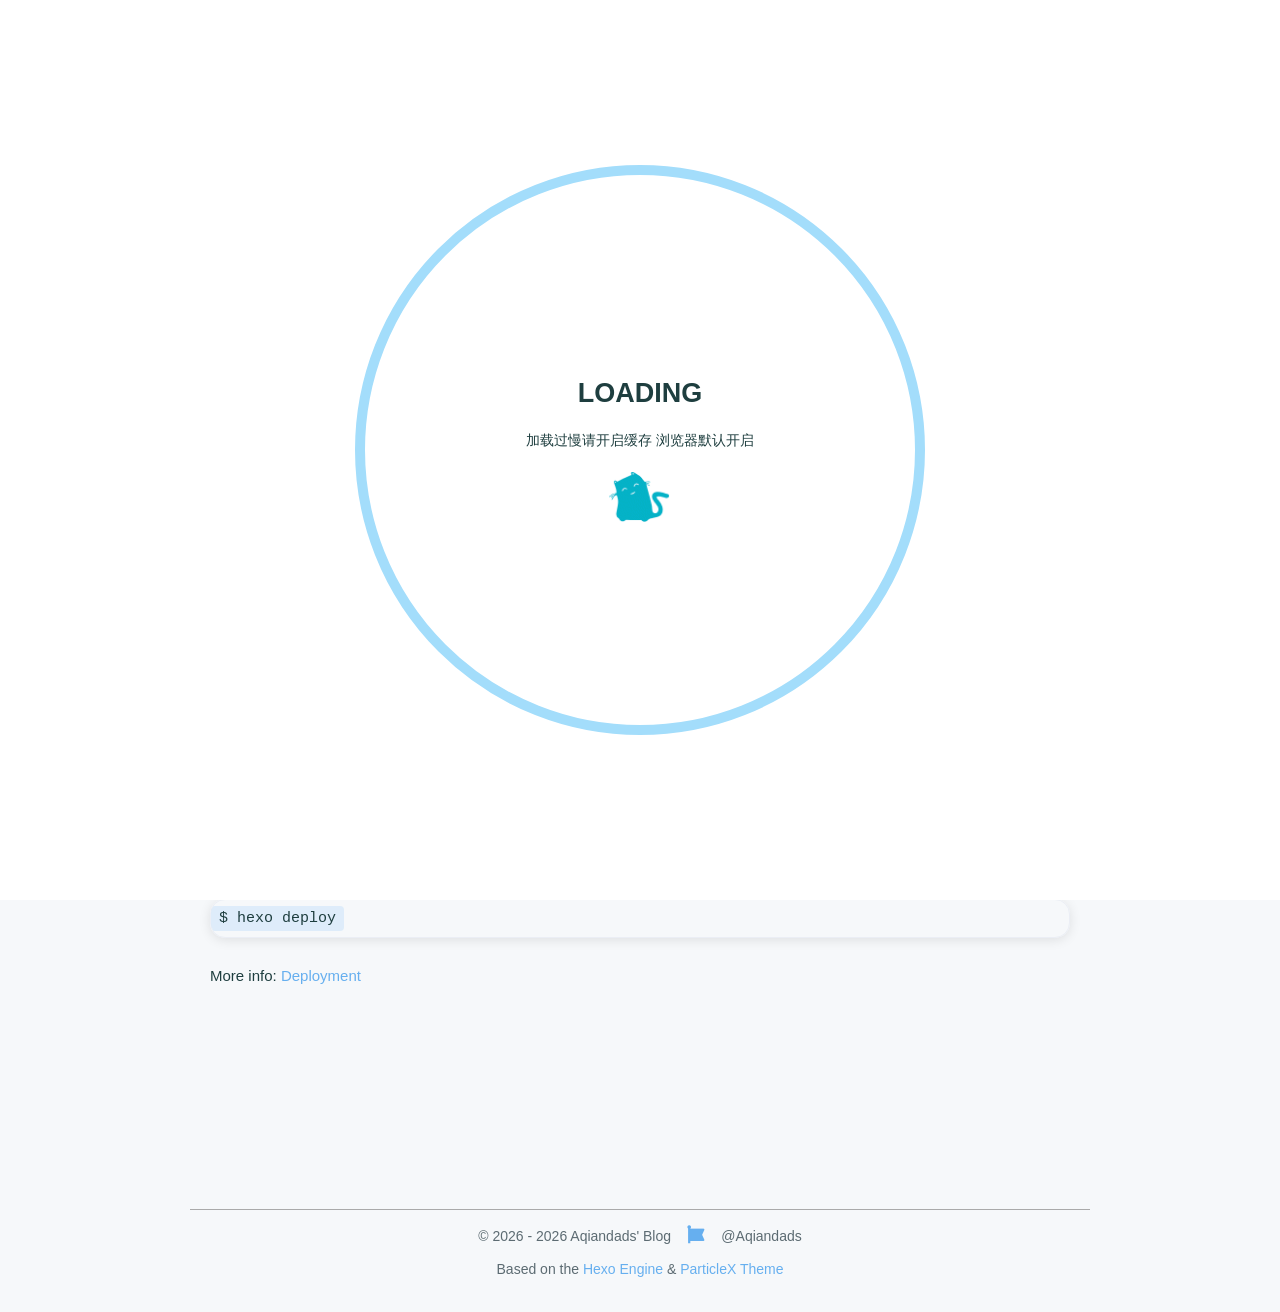
<file: 2026/10/22/hello-world/index.html>
<!DOCTYPE html>
<html lang="zh-CN">
<head>
    <meta charset="utf-8" />
    <title>Hello World | Aqiandads&#39; Blog</title>
    <meta name="author" content="Aqiandads" />
    <meta name="description" content="" />
    <meta name="keywords" content="" />
    <meta
        name="viewport"
        content="width=device-width, initial-scale=1.0, maximum-scale=1.0, user-scalable=0"
    />
    <link rel="icon" href="/images/aqiandads.jpg" />
    <link rel="preconnect" href="https://s4.zstatic.net" />
<script src="https://s4.zstatic.net/ajax/libs/vue/3.3.7/vue.global.prod.min.js"></script>
<link rel="stylesheet" href="https://s4.zstatic.net/ajax/libs/font-awesome/6.4.2/css/all.min.css" />
<link rel="preconnect" href="https://fonts.googleapis.cn" />
<link rel="preconnect" href="https://fonts.gstatic.cn" crossorigin />
<link
    rel="stylesheet"
    href="https://fonts.googleapis.cn/css2?family=Fira+Code:wght@400;500;600;700&family=Lexend:wght@400;500;600;700;800;900&family=Noto+Sans+SC:wght@400;500;600;700;800;900&display=swap"
/>
<script> const mixins = {}; </script>

<script src="https://polyfill.alicdn.com/v3/polyfill.min.js?features=default"></script>


<script src="https://s4.zstatic.net/ajax/libs/highlight.js/11.9.0/highlight.min.js"></script>
<script src="https://s4.zstatic.net/ajax/libs/highlightjs-line-numbers.js/2.8.0/highlightjs-line-numbers.min.js"></script>
<link
    rel="stylesheet"
    href="https://s4.zstatic.net/ajax/libs/highlight.js/11.9.0/styles/github.min.css"
/>
<script src="/js/lib/highlight.js"></script>



<script src="/js/lib/preview.js"></script>









<link rel="stylesheet" href="/css/main.css" />

<meta name="generator" content="Hexo 8.1.2"></head>
<body>
    <div id="layout">
        <transition name="fade">
            <div id="loading" v-show="loading">
                <div id="loading-circle">
                    <h2>LOADING</h2>
                    <p>加载过慢请开启缓存 浏览器默认开启</p>
                    <img src="/images/loading.gif" />
                </div>
            </div>
        </transition>
        <div id="menu" :class="{ hidden: hiddenMenu, 'menu-color': menuColor}">
    <nav id="desktop-menu">
        <a class="title" href="/">
            <span>AQIANDADS&#39; BLOG</span>
        </a>
        
        <a href="/">
            <i class="fa-solid fa-house fa-fw"></i>
            <span>&ensp;首页</span>
        </a>
        
        <a href="/about">
            <i class="fa-solid fa-id-card fa-fw"></i>
            <span>&ensp;关于</span>
        </a>
        
        <a href="/archives">
            <i class="fa-solid fa-box-archive fa-fw"></i>
            <span>&ensp;归档</span>
        </a>
        
        <a href="/categories">
            <i class="fa-solid fa-bookmark fa-fw"></i>
            <span>&ensp;分类</span>
        </a>
        
        <a href="/tags">
            <i class="fa-solid fa-tags fa-fw"></i>
            <span>&ensp;标签</span>
        </a>
        
    </nav>
    <nav id="mobile-menu">
        <div class="title" @click="showMenuItems = !showMenuItems">
            <i class="fa-solid fa-bars fa-fw"></i>
            <span>&emsp;AQIANDADS&#39; BLOG</span>
        </div>
        <transition name="slide">
            <div class="items" v-show="showMenuItems">
                
                <a href="/">
                    <div class="item">
                        <div style="min-width: 20px; max-width: 50px; width: 10%">
                            <i class="fa-solid fa-house fa-fw"></i>
                        </div>
                        <div style="min-width: 100px; max-width: 150%; width: 20%">首页</div>
                    </div>
                </a>
                
                <a href="/about">
                    <div class="item">
                        <div style="min-width: 20px; max-width: 50px; width: 10%">
                            <i class="fa-solid fa-id-card fa-fw"></i>
                        </div>
                        <div style="min-width: 100px; max-width: 150%; width: 20%">关于</div>
                    </div>
                </a>
                
                <a href="/archives">
                    <div class="item">
                        <div style="min-width: 20px; max-width: 50px; width: 10%">
                            <i class="fa-solid fa-box-archive fa-fw"></i>
                        </div>
                        <div style="min-width: 100px; max-width: 150%; width: 20%">归档</div>
                    </div>
                </a>
                
                <a href="/categories">
                    <div class="item">
                        <div style="min-width: 20px; max-width: 50px; width: 10%">
                            <i class="fa-solid fa-bookmark fa-fw"></i>
                        </div>
                        <div style="min-width: 100px; max-width: 150%; width: 20%">分类</div>
                    </div>
                </a>
                
                <a href="/tags">
                    <div class="item">
                        <div style="min-width: 20px; max-width: 50px; width: 10%">
                            <i class="fa-solid fa-tags fa-fw"></i>
                        </div>
                        <div style="min-width: 100px; max-width: 150%; width: 20%">标签</div>
                    </div>
                </a>
                
            </div>
        </transition>
    </nav>
</div>
<transition name="fade">
    <div id="menu-curtain" @click="showMenuItems = !showMenuItems" v-show="showMenuItems"></div>
</transition>

        <div id="main" :class="loading ? 'into-enter-from': 'into-enter-active'">
            <div class="article">
    <div>
        <h1>Hello World</h1>
    </div>
    <div class="info">
        <span class="date">
            <span class="icon">
                <i class="fa-solid fa-calendar fa-fw"></i>
            </span>
            2026/10/22
        </span>
        
        
    </div>
    
    <div class="content" v-pre>
        <p>Welcome to <a target="_blank" rel="noopener" href="https://hexo.io/">Hexo</a>! This is your very first post. Check <a target="_blank" rel="noopener" href="https://hexo.io/docs/">documentation</a> for more info. If you get any problems when using Hexo, you can find the answer in <a target="_blank" rel="noopener" href="https://hexo.io/docs/troubleshooting.html">troubleshooting</a> or you can ask me on <a target="_blank" rel="noopener" href="https://github.com/hexojs/hexo/issues">GitHub</a>.</p>
<h2 id="Quick-Start"><a href="#Quick-Start" class="headerlink" title="Quick Start"></a>Quick Start</h2><h3 id="Create-a-new-post"><a href="#Create-a-new-post" class="headerlink" title="Create a new post"></a>Create a new post</h3><pre><code class="language-bash">$ hexo new &quot;My New Post&quot;
</code></pre>
<p>More info: <a target="_blank" rel="noopener" href="https://hexo.io/docs/writing.html">Writing</a></p>
<h3 id="Run-server"><a href="#Run-server" class="headerlink" title="Run server"></a>Run server</h3><pre><code class="language-bash">$ hexo server
</code></pre>
<p>More info: <a target="_blank" rel="noopener" href="https://hexo.io/docs/server.html">Server</a></p>
<h3 id="Generate-static-files"><a href="#Generate-static-files" class="headerlink" title="Generate static files"></a>Generate static files</h3><pre><code class="language-bash">$ hexo generate
</code></pre>
<p>More info: <a target="_blank" rel="noopener" href="https://hexo.io/docs/generating.html">Generating</a></p>
<h3 id="Deploy-to-remote-sites"><a href="#Deploy-to-remote-sites" class="headerlink" title="Deploy to remote sites"></a>Deploy to remote sites</h3><pre><code class="language-bash">$ hexo deploy
</code></pre>
<p>More info: <a target="_blank" rel="noopener" href="https://hexo.io/docs/one-command-deployment.html">Deployment</a></p>

    </div>
    
    
    
    
    
    
    
</div>

            <footer id="footer">
    <div id="footer-wrap">
        <div>
            &copy;
            2026 - 2026 Aqiandads&#39; Blog
            <span id="footer-icon">
                <i class="fa-solid fa-font-awesome fa-fw"></i>
            </span>
            &commat;Aqiandads
        </div>
        <div>
            Based on the <a target="_blank" rel="noopener" href="https://hexo.io">Hexo Engine</a> &amp;
            <a target="_blank" rel="noopener" href="https://github.com/theme-particlex/hexo-theme-particlex">ParticleX Theme</a>
        </div>
        
    </div>
</footer>

        </div>
        
        <transition name="fade">
            <div id="preview" ref="preview" v-show="previewShow">
                <img id="preview-content" ref="previewContent" />
            </div>
        </transition>
        
    </div>
    <script>
        // 兜底：外部 CDN 拉不到时（Vue 没挂载），最多等 3.5 秒就把遮罩都摘掉，保证至少能看到内容
        setTimeout(function () {
            if (window.Vue) return; // Vue 正常加载时交给主题自己处理
            var loading = document.getElementById("loading");
            if (loading && loading.parentNode) loading.parentNode.removeChild(loading);
            var preview = document.getElementById("preview");
            if (preview) preview.style.display = "none";
            var items = document.querySelector("#mobile-menu .items");
            if (items) items.style.display = "none";
            var main = document.getElementById("main");
            if (main) main.classList.add("into-enter-active");
        }, 3500);
    </script>
    <script src="/js/main.js"></script>
    
    




    
</body>
</html>
</file>
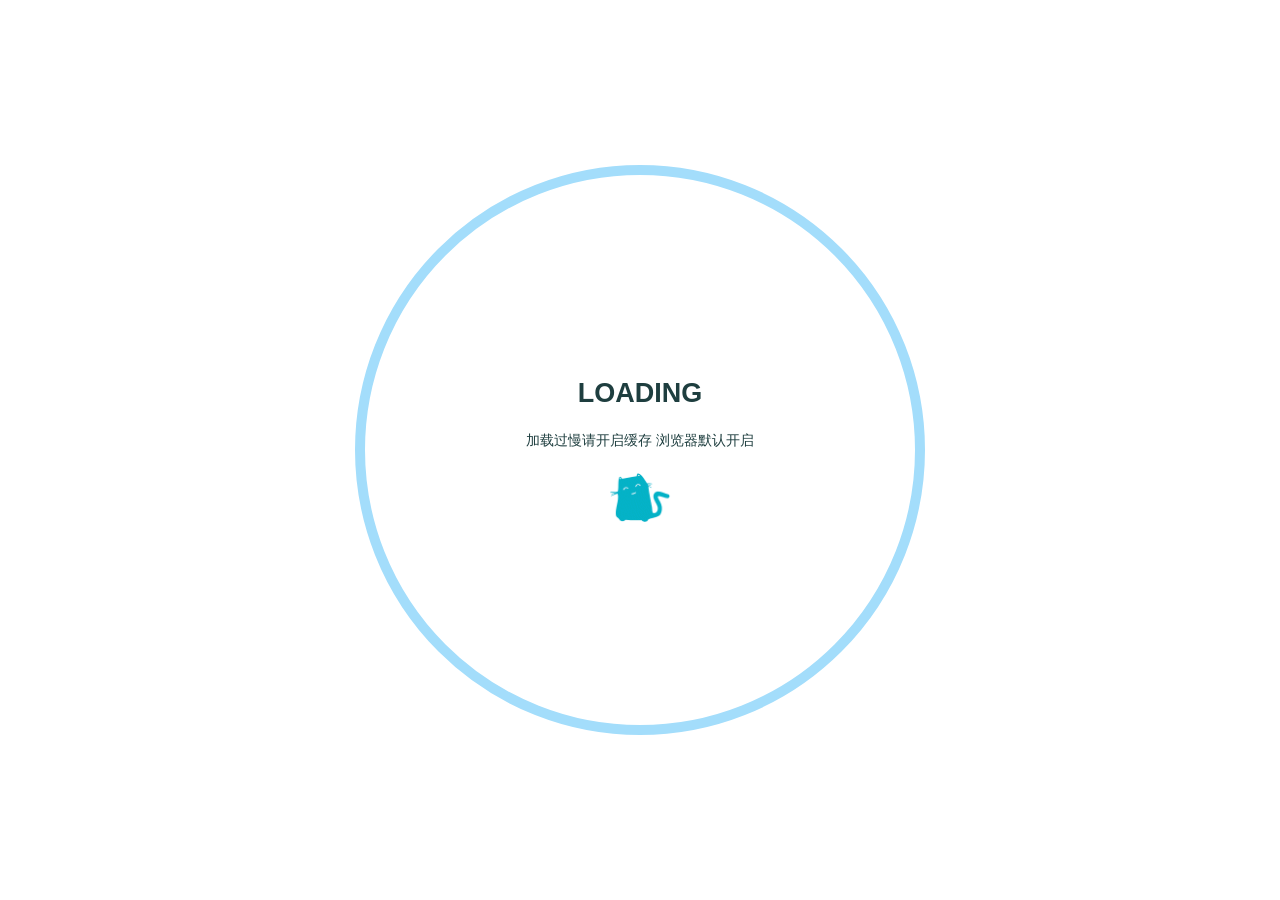
<file: 2026/10/24/我的第一篇随笔/index.html>
<!DOCTYPE html>
<html lang="zh-CN">
<head>
    <meta charset="utf-8" />
    <title>我的第一篇随笔 | Aqiandads&#39; Blog</title>
    <meta name="author" content="Aqiandads" />
    <meta name="description" content="" />
    <meta name="keywords" content="" />
    <meta
        name="viewport"
        content="width=device-width, initial-scale=1.0, maximum-scale=1.0, user-scalable=0"
    />
    <link rel="icon" href="/images/aqiandads.jpg" />
    <link rel="preconnect" href="https://s4.zstatic.net" />
<script src="https://s4.zstatic.net/ajax/libs/vue/3.3.7/vue.global.prod.min.js"></script>
<link rel="stylesheet" href="https://s4.zstatic.net/ajax/libs/font-awesome/6.4.2/css/all.min.css" />
<link rel="preconnect" href="https://fonts.googleapis.cn" />
<link rel="preconnect" href="https://fonts.gstatic.cn" crossorigin />
<link
    rel="stylesheet"
    href="https://fonts.googleapis.cn/css2?family=Fira+Code:wght@400;500;600;700&family=Lexend:wght@400;500;600;700;800;900&family=Noto+Sans+SC:wght@400;500;600;700;800;900&display=swap"
/>
<script> const mixins = {}; </script>

<script src="https://polyfill.alicdn.com/v3/polyfill.min.js?features=default"></script>


<script src="https://s4.zstatic.net/ajax/libs/highlight.js/11.9.0/highlight.min.js"></script>
<script src="https://s4.zstatic.net/ajax/libs/highlightjs-line-numbers.js/2.8.0/highlightjs-line-numbers.min.js"></script>
<link
    rel="stylesheet"
    href="https://s4.zstatic.net/ajax/libs/highlight.js/11.9.0/styles/github.min.css"
/>
<script src="/js/lib/highlight.js"></script>



<script src="/js/lib/preview.js"></script>









<link rel="stylesheet" href="/css/main.css" />

<meta name="generator" content="Hexo 8.1.2"></head>
<body>
    <div id="layout">
        <transition name="fade">
            <div id="loading" v-show="loading">
                <div id="loading-circle">
                    <h2>LOADING</h2>
                    <p>加载过慢请开启缓存 浏览器默认开启</p>
                    <img src="/images/loading.gif" />
                </div>
            </div>
        </transition>
        <div id="menu" :class="{ hidden: hiddenMenu, 'menu-color': menuColor}">
    <nav id="desktop-menu">
        <a class="title" href="/">
            <span>AQIANDADS&#39; BLOG</span>
        </a>
        
        <a href="/">
            <i class="fa-solid fa-house fa-fw"></i>
            <span>&ensp;首页</span>
        </a>
        
        <a href="/about">
            <i class="fa-solid fa-id-card fa-fw"></i>
            <span>&ensp;关于</span>
        </a>
        
        <a href="/archives">
            <i class="fa-solid fa-box-archive fa-fw"></i>
            <span>&ensp;归档</span>
        </a>
        
        <a href="/categories">
            <i class="fa-solid fa-bookmark fa-fw"></i>
            <span>&ensp;分类</span>
        </a>
        
        <a href="/tags">
            <i class="fa-solid fa-tags fa-fw"></i>
            <span>&ensp;标签</span>
        </a>
        
    </nav>
    <nav id="mobile-menu">
        <div class="title" @click="showMenuItems = !showMenuItems">
            <i class="fa-solid fa-bars fa-fw"></i>
            <span>&emsp;AQIANDADS&#39; BLOG</span>
        </div>
        <transition name="slide">
            <div class="items" v-show="showMenuItems">
                
                <a href="/">
                    <div class="item">
                        <div style="min-width: 20px; max-width: 50px; width: 10%">
                            <i class="fa-solid fa-house fa-fw"></i>
                        </div>
                        <div style="min-width: 100px; max-width: 150%; width: 20%">首页</div>
                    </div>
                </a>
                
                <a href="/about">
                    <div class="item">
                        <div style="min-width: 20px; max-width: 50px; width: 10%">
                            <i class="fa-solid fa-id-card fa-fw"></i>
                        </div>
                        <div style="min-width: 100px; max-width: 150%; width: 20%">关于</div>
                    </div>
                </a>
                
                <a href="/archives">
                    <div class="item">
                        <div style="min-width: 20px; max-width: 50px; width: 10%">
                            <i class="fa-solid fa-box-archive fa-fw"></i>
                        </div>
                        <div style="min-width: 100px; max-width: 150%; width: 20%">归档</div>
                    </div>
                </a>
                
                <a href="/categories">
                    <div class="item">
                        <div style="min-width: 20px; max-width: 50px; width: 10%">
                            <i class="fa-solid fa-bookmark fa-fw"></i>
                        </div>
                        <div style="min-width: 100px; max-width: 150%; width: 20%">分类</div>
                    </div>
                </a>
                
                <a href="/tags">
                    <div class="item">
                        <div style="min-width: 20px; max-width: 50px; width: 10%">
                            <i class="fa-solid fa-tags fa-fw"></i>
                        </div>
                        <div style="min-width: 100px; max-width: 150%; width: 20%">标签</div>
                    </div>
                </a>
                
            </div>
        </transition>
    </nav>
</div>
<transition name="fade">
    <div id="menu-curtain" @click="showMenuItems = !showMenuItems" v-show="showMenuItems"></div>
</transition>

        <div id="main" :class="loading ? 'into-enter-from': 'into-enter-active'">
            <div class="article">
    <div>
        <h1>我的第一篇随笔</h1>
    </div>
    <div class="info">
        <span class="date">
            <span class="icon">
                <i class="fa-solid fa-calendar fa-fw"></i>
            </span>
            2026/10/24
        </span>
        
        
    </div>
    
    <div class="content" v-pre>
        
    </div>
    
    
    
    
    
    
    
</div>

            <footer id="footer">
    <div id="footer-wrap">
        <div>
            &copy;
            2026 - 2026 Aqiandads&#39; Blog
            <span id="footer-icon">
                <i class="fa-solid fa-font-awesome fa-fw"></i>
            </span>
            &commat;Aqiandads
        </div>
        <div>
            Based on the <a target="_blank" rel="noopener" href="https://hexo.io">Hexo Engine</a> &amp;
            <a target="_blank" rel="noopener" href="https://github.com/theme-particlex/hexo-theme-particlex">ParticleX Theme</a>
        </div>
        
    </div>
</footer>

        </div>
        
        <transition name="fade">
            <div id="preview" ref="preview" v-show="previewShow">
                <img id="preview-content" ref="previewContent" />
            </div>
        </transition>
        
    </div>
    <script>
        // 兜底：外部 CDN 拉不到时（Vue 没挂载），最多等 3.5 秒就把遮罩都摘掉，保证至少能看到内容
        setTimeout(function () {
            if (window.Vue) return; // Vue 正常加载时交给主题自己处理
            var loading = document.getElementById("loading");
            if (loading && loading.parentNode) loading.parentNode.removeChild(loading);
            var preview = document.getElementById("preview");
            if (preview) preview.style.display = "none";
            var items = document.querySelector("#mobile-menu .items");
            if (items) items.style.display = "none";
            var main = document.getElementById("main");
            if (main) main.classList.add("into-enter-active");
        }, 3500);
    </script>
    <script src="/js/main.js"></script>
    
    




    
</body>
</html>
</file>
<file: css/main.css>
#archives {
    margin: auto;
    margin-top: 100px;
    padding: 20px;
}
#archives .categories-tags {
    margin: auto;
    margin-bottom: 50px;
    max-width: 900px;
    text-align: center;
    width: 100%;
}
#archives .categories-tags span {
    display: inline-block;
    margin: 10px;
}
#archives .categories-tags span .icon {
    color: #fff;
    margin-left: 0;
    margin-right: 10px;
}
#archives .categories-tags span a {
    border: #ffffff80 1px solid;
    border-radius: 10px;
    color: #fff;
    padding: 10px 15px;
    transition: background 0.25s, border 0.25s, color 0.25s;
}
#archives .categories-tags span a:hover {
    background: #fff !important;
    border: #a5c2f5 1px solid;
    color: #5c6b72;
}
#archives .category,
#archives .tags .tag,
.article .info .category,
.article .info .tags,
.article .info .tags .tag {
    display: inline-block;
    margin-right: 10px;
}
#archives h3 {
    margin: 10px 0;
}
#crypto {
    margin: 50px 0;
}
#crypto.failure {
    border-color: #ea4a5a;
    color: #ea4a5a;
}
#crypto.failure:focus {
    box-shadow: 0 0 0 3px #ea4a5a4d;
}
#crypto.success {
    border-color: #34d058;
    color: #34d058;
}
#footer {
    font-size: 14px;
    margin-top: 150px;
    padding-bottom: 20px;
    text-align: center;
    width: 100%;
}
#footer #footer-icon {
    color: #66afef;
    display: inline-block;
    font-size: 18px;
    margin: 0 10px;
}
#footer #footer-wrap {
    border-top: 1px solid #aaa;
    color: #5c6b72;
    margin: auto;
    width: 900px;
}
#footer #footer-wrap div {
    margin: 15px;
}
#home-card {
    width: 300px;
}
#home-card #card-style {
    background: #fff;
    border: none;
    border-radius: 10px;
    box-shadow: 0 0 20px #d9d9d980;
    display: flex;
    flex-direction: column;
    max-height: 80vh;
    justify-content: center;
    overflow: auto;
    position: sticky;
    text-align: center;
    top: 10vh;
    width: 300px;
}
#home-card #card-div {
    overflow: auto;
    padding: 25px 0;
}
#home-card #card-div .avatar {
    border: #f1f1f1 solid 3px;
    border-radius: 50%;
    height: 140px;
    margin: auto;
    text-align: center;
    width: 140px;
}
#home-card #card-div .avatar img {
    border-radius: 50%;
    height: 100%;
    width: 100%;
}
#home-card #card-div .avatar:hover img {
    transform: rotate(360deg);
}
#home-card #card-div .description {
    margin: 20px auto;
    width: 85%;
}
#home-card #card-div .friend-links .friend-link {
    margin-bottom: 5px;
}
#home-card #card-div .friend-links a {
    border-radius: 5px;
    color: #5c6b72;
    display: block;
    padding: 8px 0;
}
#home-card #card-div .icon-links .icon-link {
    margin: 5px;
}
#home-card #card-div .icon-links a {
    border-radius: 5px;
    color: #5c6b72;
    font-size: 18px;
    padding: 5px;
}
#home-card #card-div .icon-links a:hover,
#home-card #card-div .friend-links a:hover,
#home-posts .page-current .page-num:hover {
    background: #66afef;
    color: #fff;
}
#home-card #card-div .icon-links,
#home-card #card-div .friend-links {
    border-top: #cdcdcd solid 1px;
    margin: 10px auto;
    padding-top: 10px;
    width: 85%;
}
#home-card #card-div .name {
    font-size: 16px;
    font-weight: bold;
    margin: 20px auto;
}
#home-head {
    display: flex;
    height: 100vh;
    width: 100vw;
}
#home-head #home-background {
    background-position: center;
    background-repeat: no-repeat;
    background-size: cover;
    height: 100vh;
    left: 0;
    position: absolute;
    top: 0;
    width: 100vw;
    z-index: -1;
}
#home-head #home-info .info {
    align-items: center;
    border-radius: 50%;
    display: flex;
    justify-content: center;
    text-align: center;
}
#home-head #home-info .loop:nth-child(1) {
    animation: loop1 10s linear infinite;
    background: #fff;
    border-radius: 38% 62% 63% 37%/41% 44% 56% 59%;
    opacity: 0.3;
    transform: rotate(30deg);
}
#home-head #home-info .loop:nth-child(2) {
    animation: loop2 15s linear infinite;
    background: #fff;
    border-radius: 38% 62% 63% 37%/41% 44% 56% 59%;
    opacity: 0.45;
    transform: rotate(60deg);
}
#home-head #home-info .loop:nth-child(3) {
    animation: loop3 10s linear infinite;
    background: #fff;
    border-radius: 38% 62% 63% 37%/41% 44% 56% 59%;
    opacity: 0.3;
    transform: rotate(90deg);
}
#home-head #home-info .loop:nth-child(4) {
    animation: loop4 15s linear infinite;
    background: #fff;
    border-radius: 38% 62% 63% 37%/41% 44% 56% 59%;
    opacity: 0.45;
    transform: rotate(120deg);
}
#home-head #home-info,
#home-posts {
    margin: auto;
}
#home-posts .page-current {
    align-items: center;
    display: flex;
    font-weight: bold;
    justify-content: center;
    margin-top: 50px;
    text-align: center;
    width: 100%;
}
#home-posts .page-current .current {
    border-radius: 5px;
    color: #da0a51;
    display: inline-block;
    height: 35px;
    line-height: 35px;
    margin: 0 7px;
    padding: 5px;
    width: 35px;
}
#home-posts .page-current .page-num,
#home-posts .page-current .page-omit {
    border-radius: 5px;
    display: inline-block;
    height: 35px;
    line-height: 35px;
    margin: 0 7px;
    padding: 5px;
    width: 35px;
}
#home-posts .page-current a {
    color: #999;
}
#home-posts .post {
    background: #fff;
    border-radius: 20px;
    box-shadow: 0 0 20px #d9d9d980;
    transition: box-shadow 0.25s, transform 0.25s;
}
#home-posts .post .category-and-date {
    color: #5c6b72;
    margin-top: 15px;
    text-align: center;
    width: 100%;
}
#home-posts .post .category-and-date .category {
    display: inline-block;
    margin-right: 25px;
}
#home-posts .post .category-and-date .category a,
#archives a,
#archives .tag-icon,
#archives .item-time,
#archives .categories-tags span a:hover .icon,
.article .info a {
    color: #5c6b72;
}
#home-posts .post .category-and-date .date,
#archives .tags,
#menu #desktop-menu a span {
    display: inline-block;
}
#home-posts .post .category-and-date .special {
    display: inline-block;
    margin-left: 25px;
}
#home-posts .post .go-post {
    background: linear-gradient(120deg, #9abbf7 0%, #ffbbf4 100%);
    border: 0;
    border-radius: 20px 0;
    bottom: -5px;
    box-shadow: 2px 2px 10px 0 #ffbbf47a;
    color: #fff;
    font-size: 14px;
    font-weight: bold;
    padding: 10px 24px;
    position: absolute;
    right: -5px;
    transition: box-shadow 0.25s ease-out, right 0.25s ease-out;
}
#home-posts .post .go-post:hover {
    box-shadow: -2px -2px 10px 0 #9abbf77a;
    right: -7px;
}
#home-posts .post .post-tags .tag {
    display: inline-block;
    font-weight: bold;
    margin-right: 10px;
}
#home-posts .post .post-tags a {
    font-size: 14px;
}
#home-posts .post .post-tags,
#archives .info,
.article .info {
    line-height: 1.7;
}
#home-posts .post-title {
    color: #66afef;
    text-align: center;
}
#home-posts .post:hover {
    box-shadow: 0 0 5px #d9d9d9;
    transform: translate(-5px, -5px);
}
#home-posts-wrap {
    background: transparent;
    border-radius: 10px;
    display: flex;
    margin: auto;
    padding: 20px;
}
#home-posts-wrap,
#archives,
.article,
#footer #footer-wrap {
    box-sizing: border-box;
}
#loading {
    align-items: center;
    background: #fff;
    display: flex;
    flex-direction: column;
    height: 100vh;
    justify-content: center;
    left: 0;
    position: fixed;
    top: 0;
    width: 100vw;
    word-break: keep-all;
    z-index: 2147483647;
}
#loading h2,
#loading p,
#loading img {
    margin: 10px;
}
#loading img {
    border-radius: 0;
    height: 50px;
}
#loading-circle {
    align-items: center;
    border: 10px solid #a3ddfb;
    border-radius: 50%;
    display: flex;
    flex-direction: column;
    height: 50vmin;
    justify-content: center;
    padding: 50px;
    text-align: center;
    width: 50vmin;
}
#main {
    margin-right: calc(100% - 100vw);
}
#menu {
    background: #92cafa;
    box-shadow: 0 -1px 10px 0 #9e9e9e4d;
    font-weight: bold;
    line-height: 50px;
    position: fixed;
    top: 0;
    transition: background 0.25s ease-out, top 0.25s ease-out;
    width: 100vw;
    z-index: 1004;
}
#menu #desktop-menu {
    height: 50px;
}
#menu #desktop-menu .title {
    color: #555;
    display: inline-block;
    margin-left: 60px;
    margin-right: 5px;
}
#menu #desktop-menu a {
    color: #555;
    display: inline-block;
    margin-left: 30px;
}
#menu #mobile-menu {
    min-height: 50px;
    text-align: center;
}
#menu #mobile-menu .items {
    padding: 10px 0 20px;
    z-index: 1002;
}
#menu #mobile-menu .items .item {
    display: flex;
    justify-content: center;
    margin: auto;
    min-width: 200px;
    width: 80%;
}
#menu #mobile-menu .items a {
    color: #555;
}
#menu #mobile-menu .title {
    color: #555;
    cursor: pointer;
    z-index: 1003;
}
#menu-curtain {
    background: #0003;
    height: 100%;
    left: 0;
    position: fixed;
    top: 0;
    width: 100%;
    z-index: 1001;
}
#menu.hidden {
    top: -50px;
}
#menu.menu-color {
    background: #0003;
}
#menu.menu-color #desktop-menu a,
#menu.menu-color #mobile-menu a,
#menu.menu-color #mobile-menu .title {
    color: #fff;
}
#preview {
    align-items: center;
    background-color: #fffc;
    display: flex;
    height: 100vh;
    justify-content: center;
    left: 0;
    position: fixed;
    top: 0;
    width: 100vw;
    z-index: 1005;
}
#preview-content {
    box-shadow: 0 0 50px 10px #d9d9d980;
    margin: auto;
    max-height: 95%;
    max-width: 95%;
}
#search-bar {
    margin-bottom: 50px;
    z-index: 1000;
}
#timeline-wrap {
    display: flex;
    flex-direction: column-reverse;
}
* {
    margin: 0;
    padding: 0;
    position: relative;
    scrollbar-color: #8ab5ff #e6efff;
    scrollbar-width: thin;
    word-wrap: break-word;
}
.article {
    font-size: 15px;
    margin: auto;
    margin-top: 100px;
    padding: 20px;
}
.article .content {
    margin: 50px 0;
}
.article .info .date {
    color: #5c6b72;
    display: inline-block;
    margin-right: 10px;
}
.code-content {
    font-size: 13px;
    line-height: 2;
    overflow: auto;
    padding: 50px 30px 20px;
    white-space: pre;
}
.comment iframe,
body::-webkit-scrollbar-track {
    border-radius: 0;
}
.content {
    transition: opacity 0.25s;
}
.content img,
.content video,
.content audio,
.content iframe {
    display: block;
    margin: 15px auto;
    max-width: 75%;
}
.copycode {
    color: #5c6b72;
    position: absolute;
    right: 0;
    top: 0;
}
.copycode i {
    padding: 15px;
    position: absolute;
    right: 0;
    top: 0;
    transition: transform 0.25s;
}
.copycode.copied i {
    transform: scale(1.25);
}
.copycode.copied i:first-child,
.copycode:not(.copied) i:last-child {
    opacity: 0;
}
.fade-enter-active,
.fade-leave-active {
    transition: opacity 0.3s;
}
.fade-enter-from,
.fade-leave-to {
    opacity: 0;
}
.hljs-ln-code {
    padding-left: 20px !important;
}
.hljs-ln-numbers {
    border-right: 1px solid #ccc;
    color: #ccc;
    padding-right: 10px !important;
    text-align: right;
    vertical-align: top;
}
.icon {
    color: #5c6b72;
    margin-right: 5px;
}
.input {
    background: #f6f8fa;
    border: 1px solid #d0d7de;
    border-radius: 50px;
    box-sizing: border-box;
    color: #000;
    display: block;
    font-size: 15px;
    height: 50px;
    text-indent: 20px;
    transition: background 0.25s, border 0.25s, box-shadow 0.25s;
    width: 100%;
}
.input:focus {
    background: #fff;
    border-color: #0969da;
    box-shadow: 0 0 0 3px #0969da4d;
    outline: none;
}
.input:hover {
    background: #fff;
}
.into-enter-active {
    transition: opacity 0.5s, transform 0.5s;
}
.into-enter-from {
    opacity: 0;
    transform: scale(1.1);
}
.katex {
    white-space: normal !important;
}
.language {
    background: linear-gradient(to right, #ed6ea0 0%, #ec8c69 100%);
    border-radius: 0 0 10px 10px;
    box-shadow: 1px 1px 0.75rem #ed6ea14d;
    color: #fff;
    font-size: 12px;
    font-weight: bold;
    left: 30px;
    padding: 10px 15px;
    position: absolute;
    top: 0;
}
.page-num,
.icon-link a,
.friend-link a {
    transition: background 0.25s, color 0.25s;
}
.page-num:hover,
.icon-link a:hover,
.friend-link a:hover,
.categories-tags a:hover,
.go-post:hover {
    opacity: 1;
}
.slide-enter-active,
.slide-leave-active {
    transition: margin-top 0.3s, opacity 0.3s;
}
.slide-enter-from,
.slide-leave-to {
    margin-top: -300px;
    opacity: 0;
}
.timeline {
    margin-bottom: 30px;
    transition: margin-top 0.5s, opacity 0.3s, visibility 0.3s;
}
.timeline-content {
    background: #fff;
    border: 1px solid #0002;
    border-radius: 3px;
    margin-left: 17.5px;
    padding: 24px;
    transition: box-shadow 0.5s;
}
.timeline-content:hover {
    box-shadow: 0 2px 8px #00000017;
}
.timeline-tail {
    background: #fff;
    border: 2px solid #a5c2f5;
    border-radius: 50%;
    height: 7px;
    position: absolute;
    width: 7px;
}
::-webkit-scrollbar {
    height: 12px;
    width: 12px;
}
::-webkit-scrollbar-thumb {
    background: #8ab5ff
        linear-gradient(
            45deg,
            #fff6 25%,
            transparent 25%,
            transparent 50%,
            #fff6 50%,
            #fff6 75%,
            transparent 75%,
            transparent
        );
    border: 3px solid #e6efff;
    border-radius: 100px;
}
::-webkit-scrollbar-track {
    background: #e6efff;
    border-radius: 100px;
}
::selection {
    background-color: #3392ff2a;
    color: unset;
}
a {
    color: #66afef;
    text-decoration: none;
}
a:hover,
.content .copycode:hover {
    opacity: 0.8;
}
audio,
button,
iframe,
img,
video,
#home-head,
#menu,
.categories-tags a,
.copycode,
.friend-link a,
.go-post,
.hljs-ln-numbers,
.icon-link a,
.katex,
.language,
.page-current {
    user-select: none;
}
b,
strong {
    font-weight: bold;
    line-height: 2.5;
}
blockquote {
    background: #d9e8ff6b;
    border-left: 3px solid #1e3e3f;
    border-radius: 3px;
    margin: 15px 0;
    overflow: auto;
    padding: 0 15px;
}
body {
    background: #f6f8fa;
    color: #1e3e3f;
    font: 500 14px Lexend, "Noto Sans SC", sans-serif;
    overflow-x: hidden;
    width: 100%;
}
code {
    background: #bddcf76b;
    border-radius: 4px;
    line-height: 2.5;
    padding: 4px 8px;
}
h1,
h2,
h3,
h4,
h5,
h6 {
    color: #1e3e3f;
    font-weight: bold;
    margin: 15px 0;
    word-break: keep-all;
}
h1 {
    font-size: 30px;
}
h2 {
    font-size: 27px;
}
h3 {
    font-size: 24px;
}
h4 {
    font-size: 21px;
}
h5 {
    font-size: 18px;
}
h6 {
    font-size: 15px;
}
hr {
    border-style: dashed none none;
    border-width: 1.5px;
}
img,
video,
audio,
iframe {
    border-radius: 10px;
}
mark {
    background: #fff13360;
    border-radius: 4px;
    color: unset;
    line-height: 2.5;
    padding: 4px 8px;
}
p,
ul,
ol {
    line-height: 1.7;
    margin: 15px 0;
}
pre {
    border: 1px solid #ebeef5;
    border-radius: 15px;
    box-shadow: 0 2px 12px 0 #0000001a;
    margin: 25px 0;
    overflow: hidden;
    white-space: normal;
}
pre,
code,
.hljs,
.input,
.language {
    font-family: "Fira Code", "Noto Sans SC", monospace;
}
table:not(.hljs-ln) {
    margin: 15px 0;
}
table:not(.hljs-ln) td:nth-child(even) {
    background: #c7e0fb4d;
}
table:not(.hljs-ln) td:nth-child(odd) {
    background: #d9e8ff4d;
}
table:not(.hljs-ln) th {
    background: #a3ddfb;
}
table:not(.hljs-ln) tr th,
table:not(.hljs-ln) tr td {
    border-radius: 3px;
    padding: 10px 20px;
}
ul li,
ol li {
    margin: 8px 0;
}
@keyframes loop1 {
    from {
        transform: rotate(30deg);
    }
    to {
        transform: rotate(390deg);
    }
}
@keyframes loop2 {
    from {
        transform: rotate(60deg);
    }
    to {
        transform: rotate(420deg);
    }
}
@keyframes loop3 {
    from {
        transform: rotate(90deg);
    }
    to {
        transform: rotate(450deg);
    }
}
@keyframes loop4 {
    from {
        transform: rotate(120deg);
    }
    to {
        transform: rotate(480deg);
    }
}
@media (min-width: 900px) {
    #home-head #home-info .info .wrap {
        padding: 25px;
    }
    #home-head #home-info .info .wrap h1 {
        font-size: 52px;
        font-weight: bold;
        margin-bottom: 10px;
    }
    #home-head #home-info .info .wrap h3 {
        font-size: 24px;
        margin: 10px 0;
    }
    #home-head #home-info .info .wrap h5 {
        font-size: 16px;
        margin: 20px 0;
    }
    #home-head #home-info .loop {
        display: inline-block;
        height: 500px;
        position: absolute;
        width: 500px;
    }
    #home-head #home-info,
    #home-head #home-info .info {
        height: 500px;
        width: 500px;
    }
    #home-posts {
        margin-right: 50px;
        width: 850px;
    }
    #home-posts .post {
        margin-bottom: 25px;
        padding: 50px;
    }
    #home-posts .post .description {
        padding: 20px 0;
    }
    #home-posts-wrap {
        max-width: 1200px;
    }
    #menu #desktop-menu {
        display: block;
    }
    #menu #mobile-menu {
        display: none;
    }
    .article,
    #archives,
    #footer #footer-wrap {
        width: 900px;
    }
    .home-posts-wrap-no-card #home-posts {
        margin: auto;
    }
    ul,
    ol {
        padding-left: 40px;
    }
}
@media (min-width: 900px) and (max-width: 1200px) {
    #home-card {
        display: none;
    }
    #home-posts {
        width: 100%;
    }
    #home-posts-wrap,
    #archives {
        width: 800px;
    }
}
@media (max-width: 900px) {
    #home-head #home-info {
        height: 350px;
        width: 350px;
    }
    #home-head #home-info .info {
        align-items: center;
        background: #ffffffa6;
        display: flex;
        height: 350px;
        justify-content: center;
        margin: auto;
        width: 350px;
    }
    #home-head #home-info .info .wrap {
        padding: 50px;
    }
    #home-head #home-info .info .wrap h1 {
        font-size: 46px;
        margin-bottom: 10px;
    }
    #home-head #home-info .info .wrap h3 {
        font-size: 20px;
        margin: 10px 0;
    }
    #home-head #home-info .info .wrap h5 {
        font-size: 14px;
        margin: 20px 0;
    }
    #home-head #home-info .loop {
        display: none;
        height: 350px;
        position: absolute;
        width: 350px;
    }
    #home-posts {
        margin: auto;
        width: 100%;
    }
    #home-posts .post {
        margin-bottom: 30px;
        padding: 20px 30px;
    }
    #home-posts .post .description {
        padding: 20px 0;
    }
    #home-posts .post .post-tags {
        padding-right: 69px;
    }
    #home-posts-wrap,
    .article,
    #archives,
    #footer #footer-wrap {
        width: 100%;
    }
    #menu #desktop-menu,
    #home-card {
        display: none;
    }
    #menu #mobile-menu {
        display: block;
    }
    ul,
    ol {
        padding-left: 20px;
    }
}

/* ---------- 本地覆盖：默认背景 + 窄屏适配 ---------- */
#home-head #home-background {
    background-image: url("/images/aqiandadsBackground.jpg");
}
@media (max-width: 400px) {
    #home-head #home-info,
    #home-head #home-info .info,
    #home-head #home-info .loop {
        height: 260px;
        width: 260px;
    }
    #home-head #home-info .info .wrap {
        padding: 24px;
    }
    #home-head #home-info .info .wrap h1 {
        font-size: 26px;
    }
    #home-head #home-info .info .wrap h3 {
        font-size: 16px;
    }
    #home-head #home-info .info .wrap h5 {
        font-size: 12px;
    }
    #footer #footer-wrap {
        box-sizing: border-box;
        overflow-wrap: anywhere;
        padding: 0 14px;
    }
}
</file>
